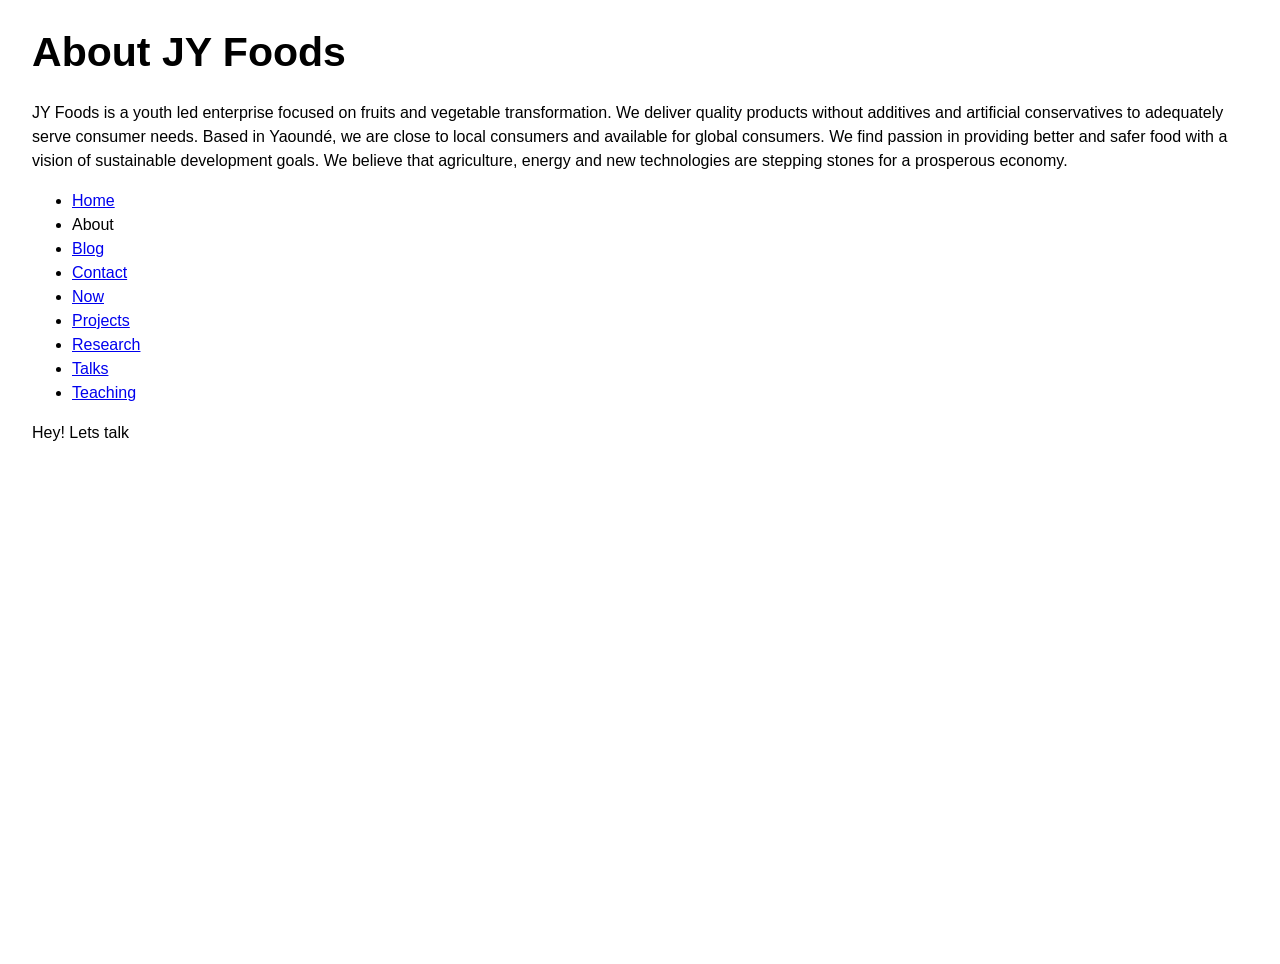
<file: about/index.html>
<!doctype html>

<html lang="en">

  <head>
    <meta charset="utf-8">
    <meta name="viewport" content="width=device-width, initial-scale=1.0" />
    <link rel="stylesheet" href="../css/styles.css">
    <title>About JY Foods</title>
  </head>

  <body>
    <header>
      <h1>About JY Foods</h1>
    </header>
    <main>
     <p>JY Foods is a youth led enterprise focused on fruits and 
       vegetable transformation. We deliver quality products 
       without additives and artificial conservatives to 
       adequately serve consumer needs. Based in Yaoundé, 
       we are close to local consumers and available for global 
       consumers. We find passion in providing better and safer food with a vision of sustainable development goals. We believe that agriculture, 
       energy and new technologies are stepping stones for a 
       prosperous economy.</p>
    <ul>
        <li><a href="../index.html">Home</a></li>
        <li>About</li>
        <li><a href="../blog/index.html">Blog</a></li>
        <li><a href="../contact/index.html">Contact</a></li>
        <li><a href="../now/index.html">Now</a></li>
        <li><a href="../projects/index.html">Projects</a></li>
       <!-- <li><a href="../publications/index.html">Publications</a></li>-->
        <li><a href="../research/index.html">Research</a></li>
        <li><a href="../talks/index.html">Talks</a></li>
        <li><a href="../teaching/index.html">Teaching</a></li>
    </ul>

    </main>

    <footer>
      <p>Hey! Lets talk</p>

    </footer>
  </body>

</html>
</file>
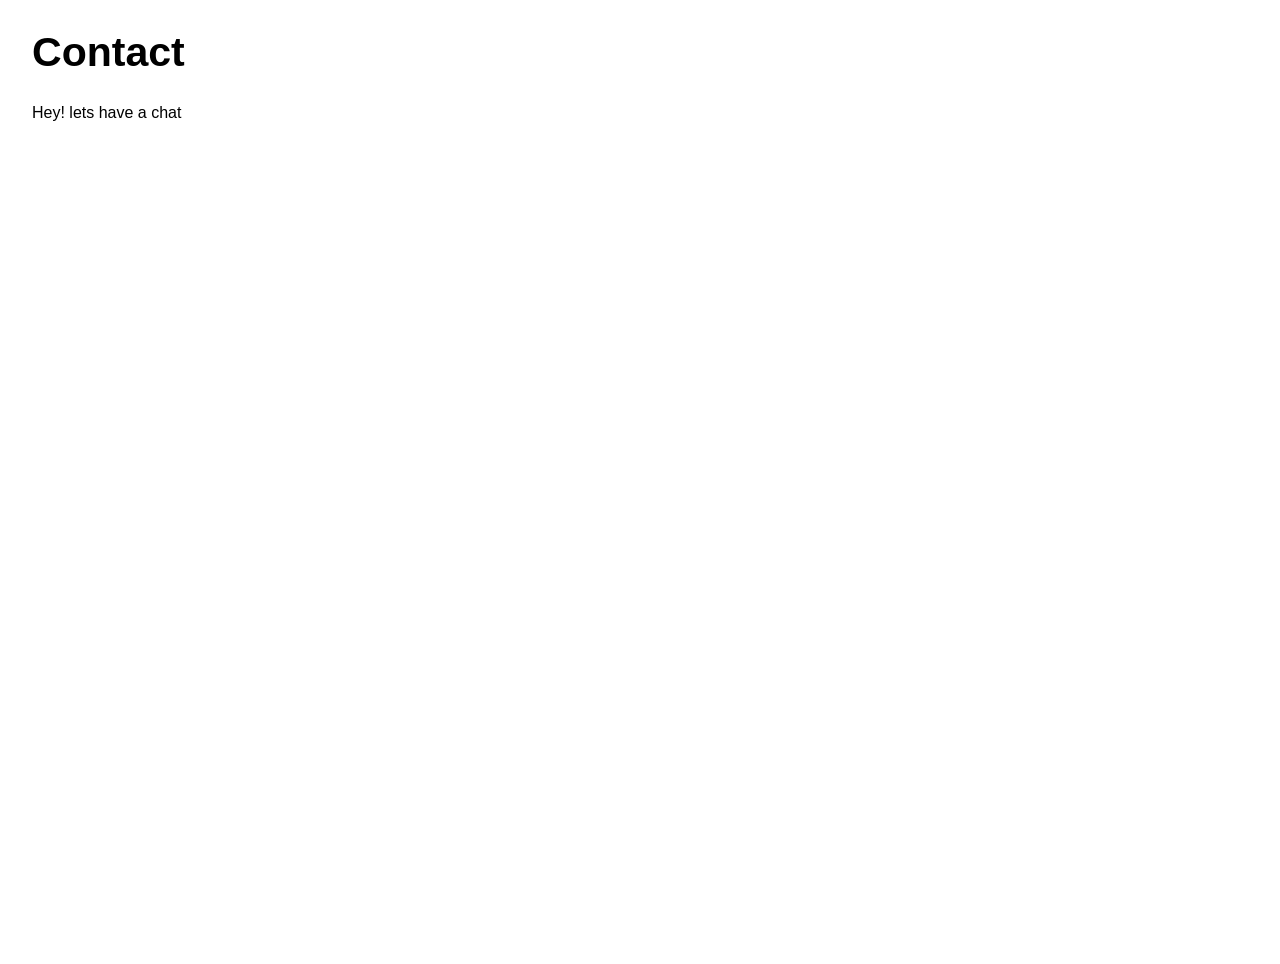
<file: contact/index.html>
<!doctype html>

<html lang="en">

  <head>
    <meta charset="utf-8">
    <meta name="viewport" content="width=device-width, initial-scale=1.0" />
    <link rel="stylesheet" href="../css/styles.css">
    <title>Contact</title>
  </head>

  <body>
    <header>
      <h1>Contact</h1>
    </header>
    <main>
     <p>Hey! lets have a chat</p>
      <!--add links to Whatsapp, gmail and queen lia facebook page-->

    </main>

    <footer>

    </footer>
  </body>

</html>
</file>
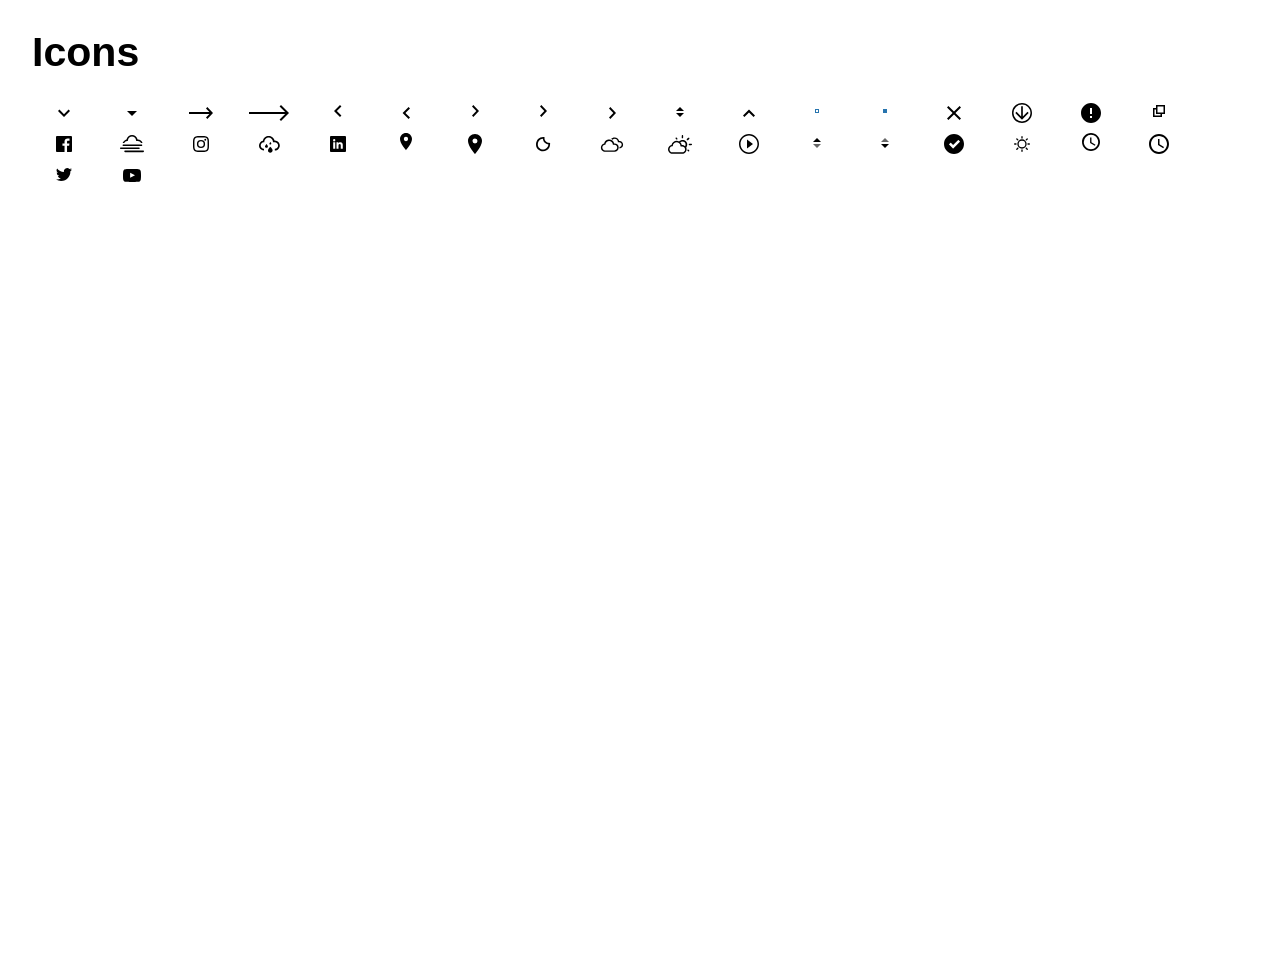
<file: iconography/index.html>
<!doctype html>

<html lang="en">

  <head>
    <meta charset="utf-8">
    <meta name="viewport" content="width=device-width, initial-scale=1.0" />
    <link rel="stylesheet" href="../css/styles.css">
    <title>Icons | Yaoundé Web Design Workshop</title>
    <style>
      svg {
        width: 64px;
      }
    </style>
  </head>

  <body>
    <header>
      <h1>Icons</h1>
    </header>
    <main>
     
      <div class="icon-list">

        <svg class="icon arrow-down" width="24" height="24" viewBox="0 0 24 24" aria-labelledby="icon-arrow-down" role="img"><title id="icon-arrow-down">Icon Arrow Down</title><g fill="none" fill-rule="evenodd"><path id="Path" fill="#000" d="M7.41 8.59L12 13.17l4.59-4.58L18 10l-6 6-6-6z"/></g></svg>
    
        <svg class="icon arrow-drop-down" width="24" height="24" viewBox="0 0 24 24" aria-labelledby="icon-arrow-drop-down" role="img"><title id="icon-arrow-drop-down">Icon Arrow Drop Down</title><g fill="none" fill-rule="evenodd"><path id="Path" fill="#000" d="M7 10l5 5 5-5z"/></g></svg>
    
    
        <svg class="icon arrow-forward-short" width="24" height="24" viewBox="0 0 24 24" aria-labelledby="icon-arrow-forward-short" role="img"><title id="icon-arrow-forward-short">Icon Arrow Forward Short</title><g fill="none" fill-rule="evenodd"><path d="M20.384 13H0v-2h20.384L17 7.41 18.332 6 24 12l-5.668 6L17 16.59 20.384 13z" id="Combined-Shape" fill="#000"/></g></svg>
    
        <svg class="icon arrow-forward" width="48" height="24" viewBox="0 0 48 24" aria-labelledby="icon-arrow-forward" role="img"><title id="icon-arrow-forward">Icon Arrow Forward</title><g fill="none" fill-rule="evenodd"><path id="Path" fill="#000" d="M36 4l-1.41 1.41L40.17 11H4v2h36.17l-5.58 5.59L36 20l8-8z"/></g></svg>
    
        <svg class="icon arrow-left-baseline" width="24" height="24" viewBox="0 0 24 24" aria-labelledby="icon-arrow-left-baseline" role="img"><title id="icon-arrow-left-baseline">Icon Arrow Left Baseline</title><g fill="none" fill-rule="evenodd"><path id="Background" d="M0 0h24v24H0z"/><path id="Shape" fill="#000" transform="matrix(-1 0 0 1 23.41 0)" d="M8 14.59L12.58 10 8 5.41 9.41 4l6 6-6 6z"/></g></svg>
    
        <svg class="icon arrow-left" width="24" height="24" viewBox="0 0 24 24" aria-labelledby="icon-arrow-left" role="img"><title id="icon-arrow-left">Icon Arrow Left</title><g fill="none" fill-rule="evenodd"><path id="Shape" fill="#000" transform="matrix(-1 0 0 1 24.59 0)" d="M8.59 16.59L13.17 12 8.59 7.41 10 6l6 6-6 6z"/></g></svg>
    
        <svg class="icon arrow-right-baseline" width="24" height="24" viewBox="0 0 24 24" aria-labelledby="icon-arrow-right-baseline" role="img"><title id="icon-arrow-right-baseline">Icon Arrow Right Baseline</title><g fill="none" fill-rule="evenodd"><path id="Shape" fill="#000" d="M9 14.59L13.327 10 9 5.41 10.332 4 16 10l-5.668 6z"/></g></svg>
    
        <svg class="icon arrow-right-baseline" width="24" height="24" viewBox="0 0 24 24" aria-labelledby="icon-arrow-right-baseline" role="img"><title id="icon-arrow-right-baseline">Icon Arrow Right Baseline</title><g fill="none" fill-rule="evenodd"><path id="Shape" fill="#000" d="M9 14.59L13.327 10 9 5.41 10.332 4 16 10l-5.668 6z"/></g></svg>
    
        <svg class="icon arrow-right" width="24" height="24" viewBox="0 0 24 24" aria-labelledby="icon-arrow-right" role="img"><title id="icon-arrow-right">Icon Arrow Right</title><g fill="none" fill-rule="evenodd"><path id="Shape" fill="#000" d="M9 16.59L13.327 12 9 7.41 10.332 6 16 12l-5.668 6z"/></g></svg>
    
        <svg class="icon arrow-sort" width="24" height="24" viewBox="0 0 24 24" aria-labelledby="icon-arrow-sort" role="img"><title id="icon-arrow-sort">Icon Arrow Sort</title><g fill="none" fill-rule="evenodd"><path d="M8 12h8l-4 4-4-4zm8-2H8l4-4 4 4z" id="Combined-Shape" fill="#000"/></g></svg>
    
        <svg class="icon arrow-up" width="24" height="24" viewBox="0 0 24 24" aria-labelledby="icon-arrow-up" role="img"><title id="icon-arrow-up">Icon Arrow Up</title><g fill="none" fill-rule="evenodd"><path id="Path" fill="#000" transform="rotate(180 12 12.295)" d="M7.41 8.59L12 13.17l4.59-4.58L18 10l-6 6-6-6z"/></g></svg>
    
        <svg class="icon bullet-open" width="24" height="24" viewBox="0 0 24 24" aria-labelledby="icon-bullet-open" role="img"><title id="icon-bullet-open">Icon Bullet Open</title><g fill="none" fill-rule="evenodd"><path d="M10 8h4v4h-4V8zm1 1v2h2V9h-2z" id="Combined-Shape" fill="#2774AE"/></g></svg>
    
        <svg class="icon bullet-solid" width="24" height="24" viewBox="0 0 24 24" aria-labelledby="icon-bullet-solid" role="img"><title id="icon-bullet-solid">Icon Bullet Solid</title><g fill="none" fill-rule="evenodd"><path id="Bullet" fill="#2774AE" d="M10 8h4v4h-4z"/></g></svg>
    
        <svg class="icon close" width="24" height="24" viewBox="0 0 24 24" aria-labelledby="icon-close" role="img"><title id="icon-close">Icon Close</title><g fill="none" fill-rule="evenodd"><path id="Shape" fill="#000" d="M19 6.41L17.59 5 12 10.59 6.41 5 5 6.41 10.59 12 5 17.59 6.41 19 12 13.41 17.59 19 19 17.59 13.41 12z"/></g></svg>
    
        <svg class="icon download" width="24" height="24" viewBox="0 0 24 24" aria-labelledby="icon-download" role="img"><title id="icon-download">Icon Download</title><g fill="none" fill-rule="evenodd"><path d="M12 22C6.477 22 2 17.523 2 12S6.477 2 12 2s10 4.477 10 10-4.477 10-10 10zm0-1.5a8.5 8.5 0 1 0 0-17 8.5 8.5 0 0 0 0 17zm6.667-8.5L12 18.667 5.333 12l1.184-1.183 4.65 4.658V5.333h1.666v10.142l4.659-4.65L18.667 12z" id="Combined-Shape" fill="#000"/></g></svg>
    
        <svg class="icon error" width="24" height="24" viewBox="0 0 24 24" aria-labelledby="icon-error" role="img"><title id="icon-error">Icon Error</title><defs><path d="M12 2C6.48 2 2 6.48 2 12s4.48 10 10 10 10-4.48 10-10S17.52 2 12 2zm1 15h-2v-2h2v2zm0-4h-2V7h2v6z" id="path-1"/></defs><g id="Icon Error" fill="none" fill-rule="evenodd"><mask id="mask-2" fill="#fff"><use xlink:href="#path-1"/></mask><use id="Shape" fill="#000" xlink:href="#path-1"/></g></svg>
    
        <svg class="icon external-link-baseline" width="24" height="24" viewBox="0 0 24 24" aria-labelledby="icon-external-link-baseline" role="img"><title id="icon-external-link-baseline">Icon External Link Baseline</title><g fill="none" fill-rule="evenodd"><path d="M15 13v3H6V7h3V4h9v9h-3zm-1.5 0H9V8.5H7.5v6h6V13zm-3-7.5v6h6v-6h-6z" id="Combined-Shape" fill="#000"/></g></svg>
    
        <svg class="icon facebook" width="24" height="24" viewBox="0 0 24 24" aria-labelledby="icon-facebook" role="img"><title id="icon-facebook">Icon Social Facebook</title><g fill="none" fill-rule="evenodd"><path d="M15.04 20v-6.196h2.08l.31-2.415h-2.39V9.848c0-.7.194-1.176 1.196-1.176h1.28v-2.16c-.222-.03-.981-.095-1.864-.095-1.844 0-3.106 1.125-3.106 3.191v1.781h-2.085v2.415h2.085V20h2.494zM4.883 20A.883.883 0 0 1 4 19.117V4.883C4 4.395 4.395 4 4.883 4h14.234c.488 0 .883.395.883.883v14.234a.883.883 0 0 1-.883.883H4.883z" id="Shape" fill="#000"/></g></svg>
    
        <svg class="icon fog" width="24" height="24" viewBox="0 0 24 24" aria-labelledby="icon-fog" role="img"><title id="icon-fog">Icon Weather/Fog</title><g fill="none" fill-rule="evenodd"><path d="M0 16.258c0-.193.097-.484.194-.58.096-.097.387-.194.58-.194h18.097c.194 0 .484.097.58.193.097.097.29.388.29.581 0 .194-.096.387-.193.58-.193.194-.387.194-.58.194H.87c-.194 0-.484-.097-.58-.193-.194-.097-.291-.29-.291-.58zm2.516-3c0-.193.097-.387.29-.58.194-.097.29-.194.581-.194h18.097c.193 0 .387.097.58.193.194.097.194.388.194.581 0 .194-.097.387-.193.58-.194.194-.388.194-.581.194H3.387c-.193 0-.387-.097-.58-.193-.194-.194-.29-.387-.29-.58zm.194-2.323c0 .097.096.097.193.097h1.355c.097 0 .097-.097.194-.193.193-.484.58-.871 1.064-1.258C6 9.29 6.484 9.097 7.065 9l.58-.097a.208.208 0 0 0 .194-.193l.096-.484c.097-1.065.581-1.936 1.355-2.613.775-.678 1.742-1.065 2.71-1.065 1.065 0 1.935.387 2.71 1.065.774.677 1.258 1.548 1.355 2.613l.096.58c0 .097.097.194.194.194h1.548c.58 0 1.162.194 1.742.484.58.29.871.774 1.161 1.355.097.096.097.193.194.193h1.355c.097 0 .193-.097.097-.193-.29-.968-.871-1.839-1.646-2.42-.87-.58-1.838-.967-2.903-.967h-.29c-.29-1.258-.968-2.323-2.032-3.194C14.516 3.388 13.355 3 12.097 3c-1.355 0-2.516.387-3.58 1.258-1.065.871-1.743 1.936-2.033 3.29a4.182 4.182 0 0 0-2.13 1.162c-.58.58-1.45 1.355-1.644 2.225 0-.096 0 0 0 0zm1.548 8.323c0-.193.097-.387.29-.58.194-.097.29-.194.581-.194h18.097c.193 0 .387.097.58.193.194.194.194.388.194.581 0 .194-.097.387-.194.58-.096.194-.387.291-.677.291H5.032c-.193 0-.387-.097-.58-.29-.097-.194-.194-.387-.194-.58z" id="Shape" fill="#000"/></g></svg>
    
        <svg class="icon instagram" width="24" height="24" viewBox="0 0 24 24" aria-labelledby="icon-instagram" role="img"><title id="icon-instagram">Icon Social Instagram</title><g fill="none" fill-rule="evenodd"><path d="M12 4c2.173 0 2.445.01 3.298.048.852.039 1.433.174 1.942.372.526.204.972.478 1.417.923.445.445.719.89.923 1.417.198.509.333 1.09.372 1.942C19.99 9.555 20 9.827 20 12s-.01 2.445-.048 3.298c-.039.852-.174 1.433-.372 1.942a3.92 3.92 0 0 1-.923 1.417c-.445.445-.89.719-1.417.923-.509.198-1.09.333-1.942.372-.853.039-1.125.048-3.298.048s-2.445-.01-3.298-.048c-.852-.039-1.433-.174-1.942-.372a3.921 3.921 0 0 1-1.417-.923 3.92 3.92 0 0 1-.923-1.417c-.198-.509-.333-1.09-.372-1.942C4.01 14.445 4 14.173 4 12s.01-2.445.048-3.298c.039-.852.174-1.433.372-1.942a3.92 3.92 0 0 1 .923-1.417c.445-.445.89-.719 1.417-.923.509-.198 1.09-.333 1.942-.372C9.555 4.01 9.827 4 12 4zm0 1.441c-2.136 0-2.39.009-3.233.047-.78.036-1.203.166-1.485.276-.374.145-.64.318-.92.598a2.48 2.48 0 0 0-.598.92c-.11.282-.24.705-.276 1.485-.038.844-.047 1.097-.047 3.233s.009 2.39.047 3.233c.036.78.166 1.203.276 1.485.145.374.318.64.598.92.28.28.546.453.92.598.282.11.705.24 1.485.276.844.038 1.097.047 3.233.047s2.39-.009 3.233-.047c.78-.036 1.203-.166 1.485-.276.374-.145.64-.318.92-.598.28-.28.453-.546.598-.92.11-.282.24-.705.276-1.485.038-.844.047-1.097.047-3.233s-.009-2.39-.047-3.233c-.036-.78-.166-1.203-.276-1.485a2.48 2.48 0 0 0-.598-.92 2.479 2.479 0 0 0-.92-.598c-.282-.11-.705-.24-1.485-.276-.844-.038-1.097-.047-3.233-.047zm0 9.226a2.667 2.667 0 1 0 0-5.334 2.667 2.667 0 0 0 0 5.334zm0-6.775a4.108 4.108 0 1 1 0 8.216 4.108 4.108 0 0 1 0-8.216zm5.23-.162a.96.96 0 1 1-1.92 0 .96.96 0 0 1 1.92 0z" id="Shape" fill="#000"/></g></svg>
    
        <svg class="icon light-rain" width="24" height="24" viewBox="0 0 24 24" aria-labelledby="icon-light-rain" role="img"><title id="icon-light-rain">Icon Weather/Light Rain</title><g fill="none" fill-rule="evenodd"><path d="M2 13.5c0-1.1.4-2.2 1.1-3.1.7-.9 1.6-1.5 2.7-1.7.3-1.4 1-2.5 2.1-3.4C9 4.4 10.3 4 11.7 4s2.6.4 3.7 1.3 1.8 1.9 2.1 3.3h.3c.9 0 1.7.2 2.5.6.8.4 1.4 1 1.8 1.8.4.8.7 1.6.7 2.5 0 1.3-.5 2.5-1.4 3.5-.9 1-2 1.5-3.4 1.5-.1 0-.2-.1-.2-.2V17c0-.1.1-.2.2-.2.9 0 1.6-.4 2.2-1 .6-.6.9-1.4.9-2.3 0-.9-.3-1.6-1-2.3-.6-.6-1.4-1-2.3-1h-1.6c-.1 0-.2-.1-.2-.2l-.1-.6c-.1-1.1-.6-2-1.4-2.7-.8-.7-1.8-1.1-2.9-1.1-1.1 0-2.1.4-2.9 1.1-.8.7-1.3 1.6-1.4 2.7l.1.7c0 .1-.1.2-.2.2h-.5c-.8 0-1.5.4-2.1 1-.6.6-.9 1.3-.9 2.2 0 .9.3 1.6.9 2.3.6.7 1.3 1 2.2 1 .1 0 .2.1.2.2v1.3c0 .1-.1.2-.2.2-1.3-.1-2.5-.6-3.4-1.5-.9-.9-1.4-2.2-1.4-3.5zm6 .9c0-.2.1-.6.4-1 .2-.4.5-.8.7-1 .2-.2.3-.4.4-.4l.4.4c.3.3.5.6.7 1 .2.4.3.7.3 1 0 .4-.1.7-.4 1-.3.3-.6.4-1 .4s-.7-.1-1-.4c-.4-.3-.5-.6-.5-1zm3 4c0-.3.1-.6.2-1s.4-.7.6-1c.2-.3.4-.5.7-.8l.6-.6.2-.2.2.2c.4.3.8.8 1.3 1.5.2.3.4.7.6 1 .2.3.2.7.2 1 0 .6-.2 1.2-.7 1.6-.5.4-1 .7-1.7.7-.6 0-1.2-.2-1.6-.7-.4-.5-.6-1.1-.6-1.7zm1.4-6.7c0-.4.3-.9 1-1.6l.2.2c.2.2.3.4.5.7.1.3.2.5.2.6 0 .3-.1.5-.3.7-.2.2-.4.3-.7.3-.3 0-.5-.1-.7-.3-.1-.1-.2-.3-.2-.6z" id="Shape" fill="#000"/></g></svg>
    
        <svg class="icon linkedin" width="24" height="24" viewBox="0 0 24 24" aria-labelledby="icon-linkedin" role="img"><title id="icon-linkedin">Icon Social LinkedIn</title><g fill="none" fill-rule="evenodd"><path d="M10.486 16.776H12.5v-3.21c0-.846.16-1.667 1.21-1.667 1.035 0 1.048.969 1.048 1.721v3.156h2.017v-3.559c0-1.748-.377-3.092-2.42-3.092-.98 0-1.639.538-1.908 1.049h-.027v-.888h-1.934v6.49zM8.21 7.06A1.17 1.17 0 1 0 8.21 9.4a1.17 1.17 0 0 0 .002-2.339zm-1.01 9.716h2.02v-6.49H7.2v6.49zM4.883 20A.883.883 0 0 1 4 19.117V4.883C4 4.395 4.395 4 4.883 4h14.234c.488 0 .883.395.883.883v14.234a.883.883 0 0 1-.883.883H4.883z" id="Shape" fill="#000"/></g></svg>
    
        <svg class="icon location-baseline" width="24" height="24" viewBox="0 0 24 24" aria-labelledby="icon-location-baseline" role="img"><title id="icon-location-baseline">Icon Location Baseline</title><g fill="none" fill-rule="evenodd"><path d="M12 1C8.683 1 6 3.683 6 7c0 4.5 6 11.143 6 11.143S18 11.5 18 7c0-3.317-2.683-6-6-6zm0 8.143a2.144 2.144 0 1 1 .002-4.287A2.144 2.144 0 0 1 12 9.143z" id="Shape" fill="#000"/></g></svg>
    
        <svg class="icon location" width="24" height="24" viewBox="0 0 24 24" aria-labelledby="icon-location" role="img"><title id="icon-location">Icon Location</title><g fill="none" fill-rule="evenodd"><path d="M12 2C8.13 2 5 5.13 5 9c0 5.25 7 13 7 13s7-7.75 7-13c0-3.87-3.13-7-7-7zm0 9.5a2.5 2.5 0 0 1 0-5 2.5 2.5 0 0 1 0 5z" id="Shape" fill="#000"/></g></svg>
    
        <svg class="icon moon" width="24" height="24" viewBox="0 0 24 24" aria-labelledby="icon-moon" role="img"><title id="icon-moon">Icon Weather/Moon</title><g fill="none" fill-rule="evenodd"><path d="M5 12.2c0-1 .2-1.9.6-2.8.4-.9.9-1.6 1.5-2.3.6-.7 1.4-1.1 2.3-1.5.9-.4 1.8-.6 2.8-.6h1.1c.2 0 .2.1.2.3v.9c0 1.3.5 2.4 1.4 3.2.9.9 1.9 1.4 3.2 1.4l.8.1c.2 0 .2.1.2.2v1c0 1.3-.3 2.5-.9 3.6-.6 1.1-1.5 2-2.6 2.6-1.1.6-2.3 1-3.6 1-1 0-1.9-.2-2.8-.6-.9-.4-1.6-.9-2.3-1.5-.6-.6-1.1-1.4-1.5-2.3-.2-.8-.4-1.8-.4-2.7zm1.8 0c0 .8.1 1.5.4 2.2.3.7.7 1.2 1.2 1.7s1.1.8 1.7 1.1c.6.3 1.3.4 1.9.4.6 0 1.2-.1 1.8-.3.6-.2 1.1-.5 1.6-1s.9-.9 1.3-1.6c.4-.6.6-1.3.7-2.1-1.6-.3-2.9-1-3.9-2.1s-1.4-2.3-1.6-3.8c-1 .1-1.8.3-2.6.9-.8.5-1.4 1.2-1.8 2-.4.8-.7 1.7-.7 2.6z" id="Shape" fill="#000"/></g></svg>
    
        <svg class="icon overcast" width="24" height="24" viewBox="0 0 24 24" aria-labelledby="icon-overcast" role="img"><title id="icon-overcast">Icon Weather/Overcast</title><g fill="none" fill-rule="evenodd"><path d="M.9 15.6c0-1 .3-1.9.9-2.6.6-.7 1.4-1.3 2.4-1.5.3-1.2.8-2.1 1.8-2.9.9-.8 2-1.1 3.2-1.1 1.2 0 2.2.4 3.2 1.1.9.7 1.5 1.7 1.8 2.8h.3c1.2 0 2.2.4 3 1.2.8.8 1.2 1.8 1.2 3s-.4 2.2-1.2 3c-.8.8-1.8 1.2-3 1.2H5.2c-.6 0-1.1-.1-1.7-.3-.6-.2-1-.5-1.4-.9-.4-.4-.7-.8-.9-1.4-.2-.6-.3-1-.3-1.6zm1.4 0c0 .8.3 1.4.8 2 .5.6 1.2.8 2 .8h9.3c.8 0 1.4-.3 2-.8.6-.5.8-1.2.8-2s-.3-1.4-.8-2c-.5-.5-1.2-.8-2-.8H13c-.1 0-.1-.1-.1-.1l-.1-.5c-.1-.9-.5-1.7-1.2-2.3-.7-.6-1.5-.9-2.4-.9-.9 0-1.8.3-2.5.9-.7.6-1.1 1.4-1.2 2.3l-.1.4c0 .1-.1.1-.2.1l-.4.1c-.7.1-1.3.4-1.8.9-.4.5-.7 1.2-.7 1.9zm8.9-8.7c-.1.1-.1.1.1.2.4.2.8.4 1.1.6h.2c.6-.6 1.3-.9 2.1-.9s1.5.3 2.1.8c.6.5.9 1.2 1 2l.1.6h1.4c.6 0 1.2.2 1.7.7.5.5.7 1 .7 1.7 0 .6-.2 1.1-.6 1.6-.4.5-.9.7-1.5.8-.1 0-.1 0-.1.2v1.1c0 .1 0 .2.1.2 1-.1 1.9-.5 2.5-1.2.6-.7 1-1.6 1-2.6 0-1.1-.4-2-1.1-2.7-.8-.8-1.6-1.1-2.7-1.1h-.1c-.3-1-.8-1.8-1.6-2.5s-1.8-1-2.8-1c-1.5-.1-2.7.4-3.6 1.5z" id="Shape" fill="#000"/></g></svg>
    
        <svg class="icon partly-cloudy" width="24" height="24" viewBox="0 0 24 24" aria-labelledby="icon-partly-cloudy" role="img"><title id="icon-partly-cloudy">Icon Weather/Partly Cloudy</title><g fill="none" fill-rule="evenodd"><path d="M0 17.328c0 .806.18 1.523.627 2.24.448.716.895 1.253 1.612 1.611.716.358 1.433.627 2.239.627h9.671c.806 0 1.523-.18 2.24-.627.715-.448 1.253-.895 1.611-1.612.358-.716.627-1.433.627-2.239 0-.627-.09-1.164-.358-1.79.716-.807.985-1.792.985-2.956 0-.627-.09-1.254-.358-1.791-.27-.537-.538-1.075-.986-1.522-.447-.448-.895-.806-1.522-.985-.537-.27-1.164-.359-1.791-.359-1.343 0-2.507.538-3.493 1.523-.716-.358-1.522-.627-2.417-.627-1.254 0-2.329.358-3.314 1.164-.985.806-1.612 1.791-1.88 3.045-.986.269-1.792.716-2.418 1.522C.448 15.358 0 16.343 0 17.328zm1.522 0c0-.716.269-1.432.717-1.97.537-.537 1.164-.895 1.88-.985h.448c.09 0 .18-.09.18-.179l.089-.448c.09-.985.537-1.79 1.254-2.418.716-.627 1.522-.985 2.507-.985.985 0 1.88.358 2.597.985.716.627 1.164 1.433 1.254 2.418l.09.538c0 .09.089.179.178.179h1.433c.806 0 1.433.268 2.06.895.537.538.895 1.254.895 2.06s-.268 1.522-.895 2.06c-.537.537-1.254.895-2.06.895H4.39c-.807 0-1.434-.269-2.06-.895a3.209 3.209 0 0 1-.807-2.15zm6-11.015c0 .18.09.359.18.538l.626.537c.18.18.448.269.538.18.179 0 .358-.09.537-.27.18-.179.18-.358.18-.537 0-.179-.09-.268-.27-.358l-.537-.627c-.179-.179-.358-.179-.537-.179-.18 0-.358.09-.538.269a.684.684 0 0 0-.179.447zm4.747 4.03c.627-.627 1.343-.895 2.149-.895.895 0 1.612.268 2.239.895.627.627.895 1.344.895 2.24 0 .536-.179 1.074-.448 1.611-.895-.895-1.88-1.254-3.134-1.254h-.179c-.18-.985-.716-1.88-1.522-2.597zM13.7 5.597c0 .269.09.448.18.537.09.09.358.18.537.18.269 0 .448-.09.537-.18.18-.179.18-.358.18-.537v-1.88c0-.18-.09-.359-.18-.538C14.865 3 14.687 3 14.507 3c-.179 0-.358.09-.537.18-.179.089-.179.357-.179.536l-.09 1.881zm5.015 2.06c0 .268.09.447.18.537.179.18.358.18.537.18.179 0 .358-.09.537-.18l1.254-1.254c.179-.179.179-.358.179-.537 0-.18-.09-.358-.18-.537-.178-.18-.357-.18-.536-.18-.18 0-.359.09-.538.18l-1.343 1.253c-.09.09-.09.27-.09.538zm.627 10.567c0 .179.09.448.18.537l.537.538c.09.179.268.179.537.179s.358-.09.537-.18c.18-.089.18-.358.18-.537 0-.179-.09-.358-.18-.537l-.537-.537c-.18-.18-.358-.18-.537-.18-.18 0-.359.09-.538.18-.09.179-.179.358-.179.537zm1.344-5.642c0 .18.09.358.268.537.18.18.358.18.538.18h1.79c.18 0 .359-.09.538-.18.179-.09.179-.358.179-.537 0-.179-.09-.358-.18-.537-.089-.18-.357-.18-.536-.18h-1.791c-.18 0-.359.09-.538.18-.179.179-.268.358-.268.537z" id="Shape" fill="#000"/></g></svg>
    
        <svg class="icon play" width="24" height="24" viewBox="0 0 24 24" aria-labelledby="icon-play" role="img"><title id="icon-play">Icon Play</title><g fill="none" fill-rule="evenodd"><path d="M10 16.5l6-4.5-6-4.5v9zM12 2C6.48 2 2 6.48 2 12s4.48 10 10 10 10-4.48 10-10S17.52 2 12 2zm0 18.5c-4.686 0-8.5-3.814-8.5-8.5S7.314 3.5 12 3.5s8.5 3.814 8.5 8.5-3.814 8.5-8.5 8.5z" id="Shape" fill="#000"/></g></svg>
    
        <svg class="icon sort-ascending" width="24" height="24" viewBox="0 0 24 24" aria-labelledby="icon-sort-ascending" role="img"><title id="icon-sort-ascending">Icon Sort Ascending</title><g fill="none" fill-rule="evenodd"><path id="Bottom" fill="#666" fill-rule="nonzero" d="M8 12l4 4 4-4z"/><path id="Top" fill="#000" transform="rotate(180 12 8)" d="M8 6l4 4 4-4z"/></g></svg>
    
        <svg class="icon sort-descending" width="24" height="24" viewBox="0 0 24 24" aria-labelledby="icon-sort-descending" role="img"><title id="icon-sort-descending">Icon Sort Descending</title><g fill="none" fill-rule="evenodd"><path id="Bottom" fill="#000" d="M8 12l4 4 4-4z"/><path id="Top" fill="#666" fill-rule="nonzero" transform="rotate(180 12 8)" d="M8 6l4 4 4-4z"/></g></svg>
    
        <svg class="icon success" width="24" height="24" viewBox="0 0 24 24" aria-labelledby="icon-success" role="img"><title id="icon-success">Icon Success</title><g fill="none" fill-rule="evenodd"><g id="valid" transform="translate(2 2)" fill="#000"><path d="M10 20C4.477 20 0 15.523 0 10S4.477 0 10 0s10 4.477 10 10-4.477 10-10 10zm5.939-12.48L14.48 6.06a.208.208 0 0 0-.294 0l-5.061 5.062L6.814 8.81a.208.208 0 0 0-.295 0l-1.458 1.458a.208.208 0 0 0 0 .295l3.916 3.916a.208.208 0 0 0 .295 0l6.667-6.666a.208.208 0 0 0 0-.295z" id="Combined-Shape"/></g></g></svg>
    
        <svg class="icon sun" width="24" height="24" viewBox="0 0 24 24" aria-labelledby="icon-sun" role="img"><title id="icon-sun">Icon Weather/Sun</title><g fill="none" fill-rule="evenodd"><path d="M12 16.667a4.667 4.667 0 1 1 0-9.334 4.667 4.667 0 0 1 0 9.334zm0-1.334a3.333 3.333 0 1 0 0-6.666 3.333 3.333 0 0 0 0 6.666zM12 4c.368 0 .667.298.667.667V6a.667.667 0 0 1-1.334 0V4.667c0-.369.299-.667.667-.667zm0 13.333c.368 0 .667.299.667.667v1.333a.667.667 0 0 1-1.334 0V18c0-.368.299-.667.667-.667zm3.805-1.528c.26-.26.682-.26.943 0l.942.943a.667.667 0 1 1-.942.942l-.943-.942a.667.667 0 0 1 0-.943zm-7.529 0c.26.26.26.682 0 .943l-.943.942a.667.667 0 1 1-.942-.942l.942-.943c.26-.26.683-.26.943 0zM6.666 12a.667.667 0 0 1-.666.667H4.667a.667.667 0 0 1 0-1.334H6c.368 0 .667.299.667.667zm9.139-3.643a.667.667 0 0 1 0-.943l.943-.943a.667.667 0 1 1 .942.943l-.942.943a.667.667 0 0 1-.943 0zm-7.529 0a.667.667 0 0 1-.943 0l-.942-.943a.667.667 0 1 1 .942-.943l.943.943c.26.26.26.683 0 .943zM20 12a.667.667 0 0 1-.667.667H18a.667.667 0 0 1 0-1.334h1.333c.369 0 .667.299.667.667z" id="Combined-Shape" fill="#000"/></g></svg>
    
        <svg class="icon time-baseline" width="24" height="24" viewBox="0 0 24 24" aria-labelledby="icon-time-baseline" role="img"><title id="icon-time-baseline">Icon Time Baseline</title><g fill="none" fill-rule="evenodd"><path d="M11.991 1C16.968 1 21 5.032 21 10s-4.032 9-9.009 9C7.023 19 3 14.968 3 10s4.023-9 8.991-9zM12 17.2c3.978 0 7.2-3.222 7.2-7.2S15.978 2.8 12 2.8A7.198 7.198 0 0 0 4.8 10c0 3.978 3.222 7.2 7.2 7.2zm.45-11.7v4.725l4.05 2.403-.675 1.107L11.1 10.9V5.5h1.35z" id="Combined-Shape" fill="#000"/></g></svg>
    
        <svg class="icon time" width="24" height="24" viewBox="0 0 24 24" aria-labelledby="icon-time" role="img"><title id="icon-time">Icon Time</title><g fill="none" fill-rule="evenodd"><path d="M11.99 2C17.52 2 22 6.48 22 12s-4.48 10-10.01 10C6.47 22 2 17.52 2 12S6.47 2 11.99 2zM12 20c4.42 0 8-3.58 8-8s-3.58-8-8-8-8 3.58-8 8 3.58 8 8 8zm.5-13v5.25l4.5 2.67-.75 1.23L11 13V7h1.5z" id="Combined-Shape" fill="#000"/></g></svg>
    
        <svg class="icon twitter" width="24" height="24" viewBox="0 0 24 24" aria-labelledby="icon-twitter" role="img"><title id="icon-twitter">Icon Social Twitter</title><g fill="none" fill-rule="evenodd"><path d="M20 6.54a6.563 6.563 0 0 1-1.885.516 3.292 3.292 0 0 0 1.443-1.816 6.573 6.573 0 0 1-2.085.797A3.283 3.283 0 0 0 11.88 9.03 9.32 9.32 0 0 1 5.115 5.6 3.281 3.281 0 0 0 6.13 9.984a3.266 3.266 0 0 1-1.487-.411v.041a3.285 3.285 0 0 0 2.633 3.219 3.289 3.289 0 0 1-1.483.056 3.286 3.286 0 0 0 3.067 2.28A6.587 6.587 0 0 1 4 16.528a9.29 9.29 0 0 0 5.032 1.475c6.038 0 9.34-5.002 9.34-9.34 0-.142-.004-.284-.01-.424A6.673 6.673 0 0 0 20 6.539" id="Shape" fill="#000"/></g></svg>
    
        <svg class="icon youtube" width="24" height="24" viewBox="0 0 24 24" aria-labelledby="icon-youtube" role="img"><title id="icon-youtube">Icon Social YouTube</title><g fill="none" fill-rule="evenodd"><path d="M10.142 14.86L10.14 9.69l4.864 2.595-4.863 2.576zM20.82 8.793s-.175-1.269-.715-1.827c-.685-.733-1.452-.737-1.804-.78C15.782 6 12.004 6 12.004 6h-.008S8.218 6 5.7 6.186c-.352.043-1.119.047-1.804.78-.54.558-.715 1.827-.715 1.827S3 10.283 3 11.772v1.396c0 1.49.18 2.98.18 2.98s.176 1.268.715 1.826c.685.733 1.585.71 1.985.787 1.44.141 6.12.185 6.12.185s3.782-.006 6.301-.192c.352-.043 1.12-.047 1.804-.78.54-.558.715-1.827.715-1.827s.18-1.49.18-2.979v-1.396c0-1.49-.18-2.98-.18-2.98z" id="Shape" fill="#000"/></g></svg>
    
    </div>   

    </main>

    <footer>

    </footer>
  </body>

</html>
</file>
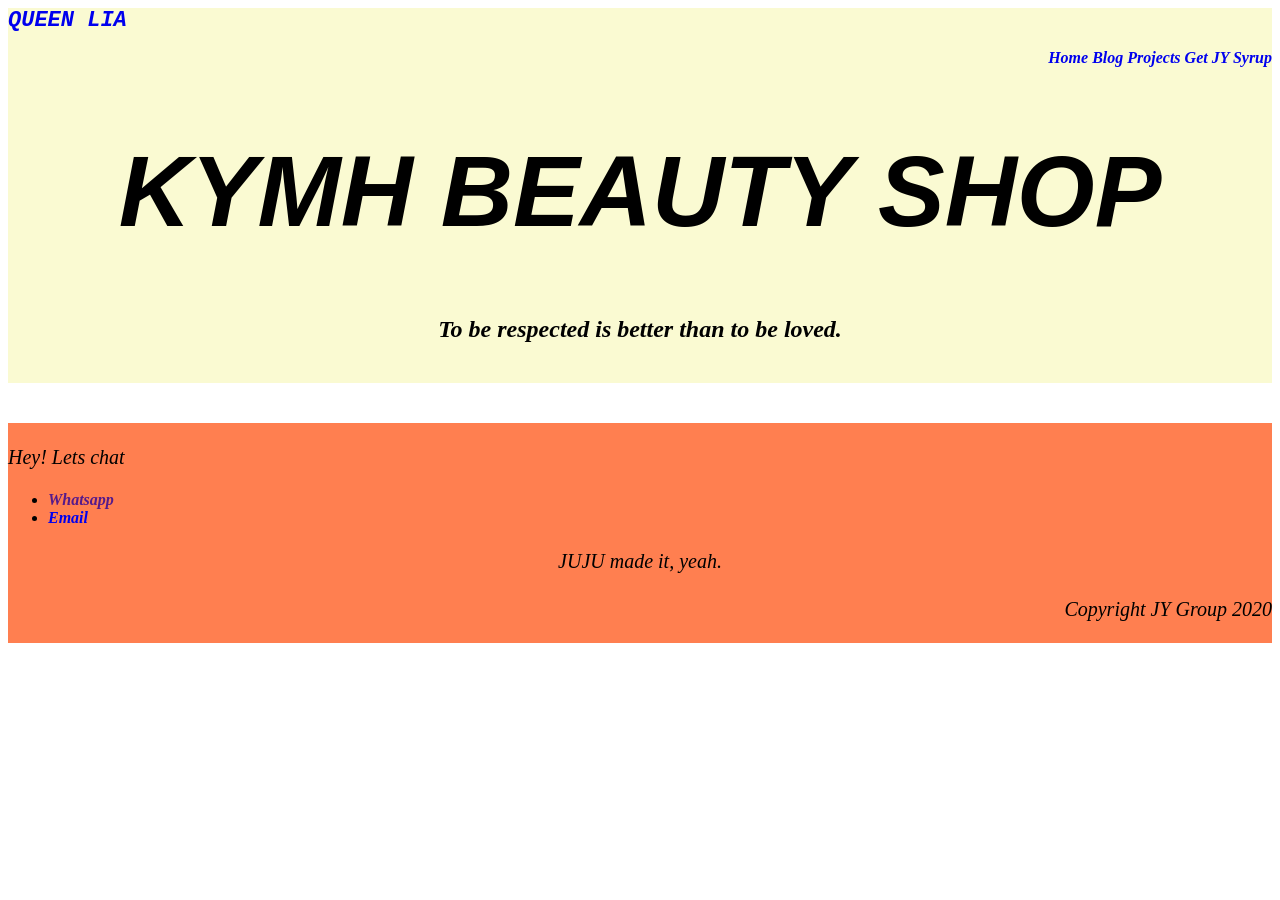
<file: kymh/index.html>
<!doctype html>

<html lang="en">

<head>
  <meta charset="utf-8">
  <meta name="viewport" content="width=device-width, initial-scale=1.0" />
  <link rel="stylesheet" href="../css/blogstyle.css" />
  <title>KYMH Beauty shop</title>
</head>

<body>
  <header>
    <nav>
      <a href="../index.html">QUEEN LIA</a>
    </nav>
    <ul class="trial">
        <a href="../index.html">Home</a>
        <a href="../blog/index.html">Blog</a>
        <a href="../projects/index.html">Projects</a>
        <a href="../getjy/index.html">Get JY Syrup</a>
        </ul>
    <h1>KYMH beauty shop</h1>
<h5>To be respected is better than to be loved.</h5>
  </header>

  <main>


  </main>
  <aside>
   
      
  </aside>
  <footer>
    <p>Hey! Lets chat</p>
    <ul>
      <li><a href="">Whatsapp</a></li>
      <li><a href="mailto:durinelle16.jl@gmail.com">Email</a></li>
    </ul>
    <p class="juju">JUJU made it, yeah.</p>
    <p class="copy">Copyright JY Group 2020</p>
  </footer>
</body>

</html>
</file>
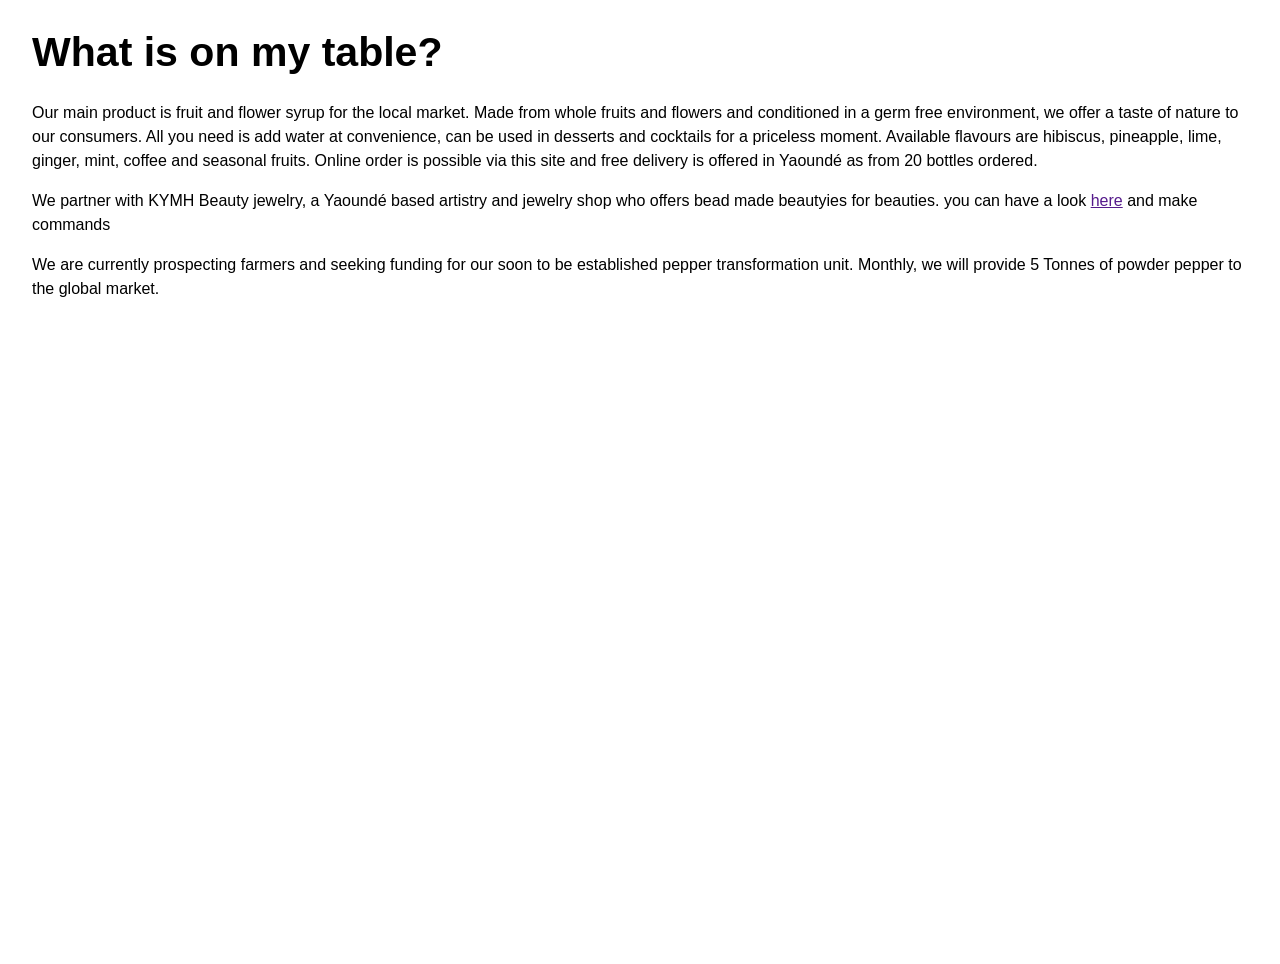
<file: now/index.html>
<!doctype html>

<html lang="en">

  <head>
    <meta charset="utf-8">
    <meta name="viewport" content="width=device-width, initial-scale=1.0" />
    <link rel="stylesheet" href="../css/styles.css">
    <title>Doing Now</title>
  </head>

  <body>
    <header>
      <h1>What is on my table?</h1>
    </header>
    <main>
     
        <p>Our main product is fruit and flower syrup for the local market. 
          Made from whole fruits and flowers and conditioned in a germ free 
          environment, we offer a taste of nature to our consumers. 
          All you need is add water at convenience, can be used in desserts 
          and cocktails for a priceless moment. Available flavours are hibiscus, 
          pineapple, lime, ginger, mint, coffee and seasonal fruits. 
          Online order is possible via this site and free delivery 
          is offered in Yaoundé as from 20 bottles ordered.</p>
          
        <p>We partner with KYMH Beauty jewelry, a Yaoundé based artistry 
          and jewelry shop who offers bead made beautyies for beauties.
          you can have a look <a href="">here</a> and make commands
        </p>
  
        <p>We are currently prospecting farmers and seeking 
          funding for our soon to be established pepper 
          transformation unit. Monthly, we will provide 5 
          Tonnes of powder pepper to the global market.</p>
    </main>

    <footer>

    </footer>
  </body>

</html>
</file>
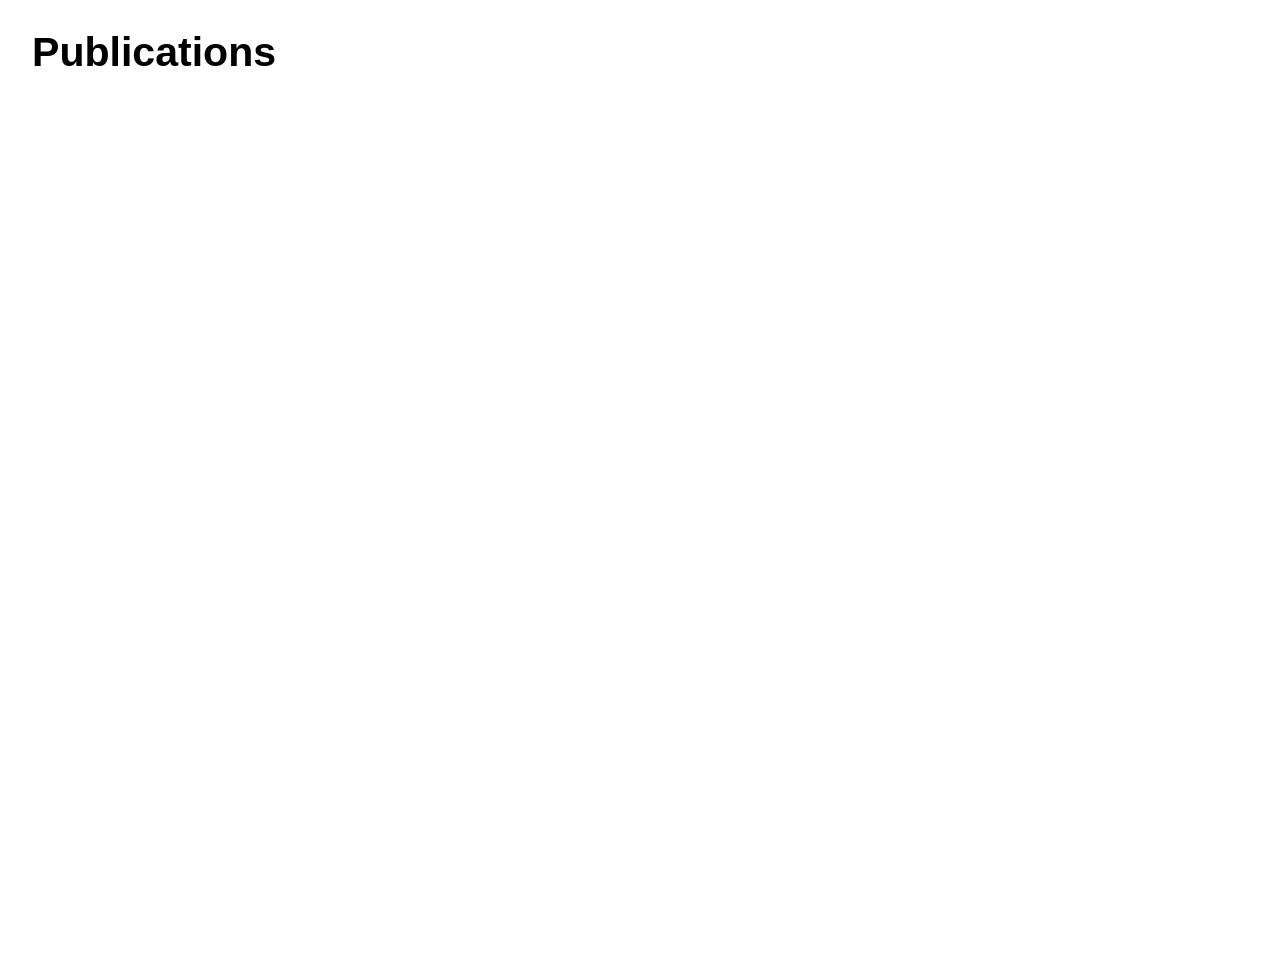
<file: publications/index.html>
<!doctype html>

<html lang="en">

  <head>
    <meta charset="utf-8">
    <meta name="viewport" content="width=device-width, initial-scale=1.0" />
    <link rel="stylesheet" href="../css/styles.css">
    <title>Publications | Yaoundé Web Design Workshop</title>
  </head>

  <body>
    <header>
      <h1>Publications</h1>
    </header>
    <main>
     
      

    </main>

    <footer>

    </footer>
  </body>

</html>
</file>
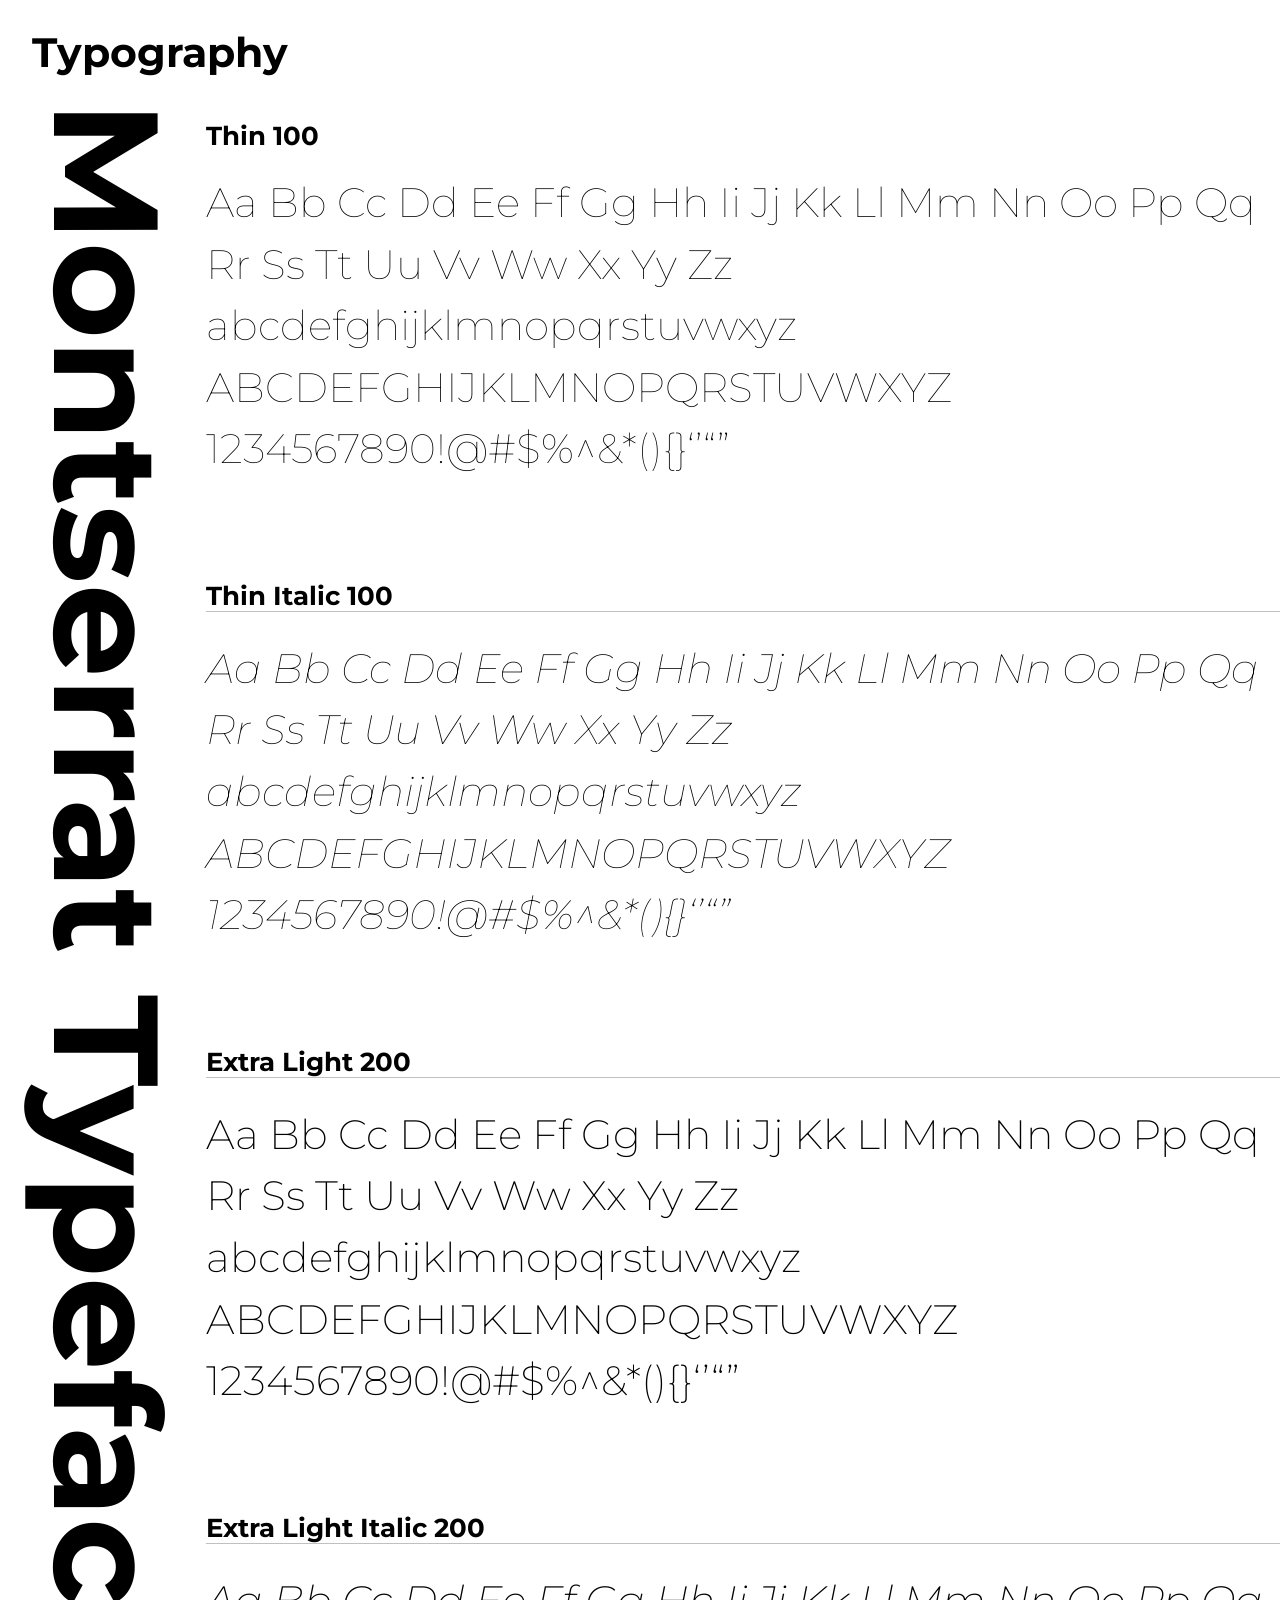
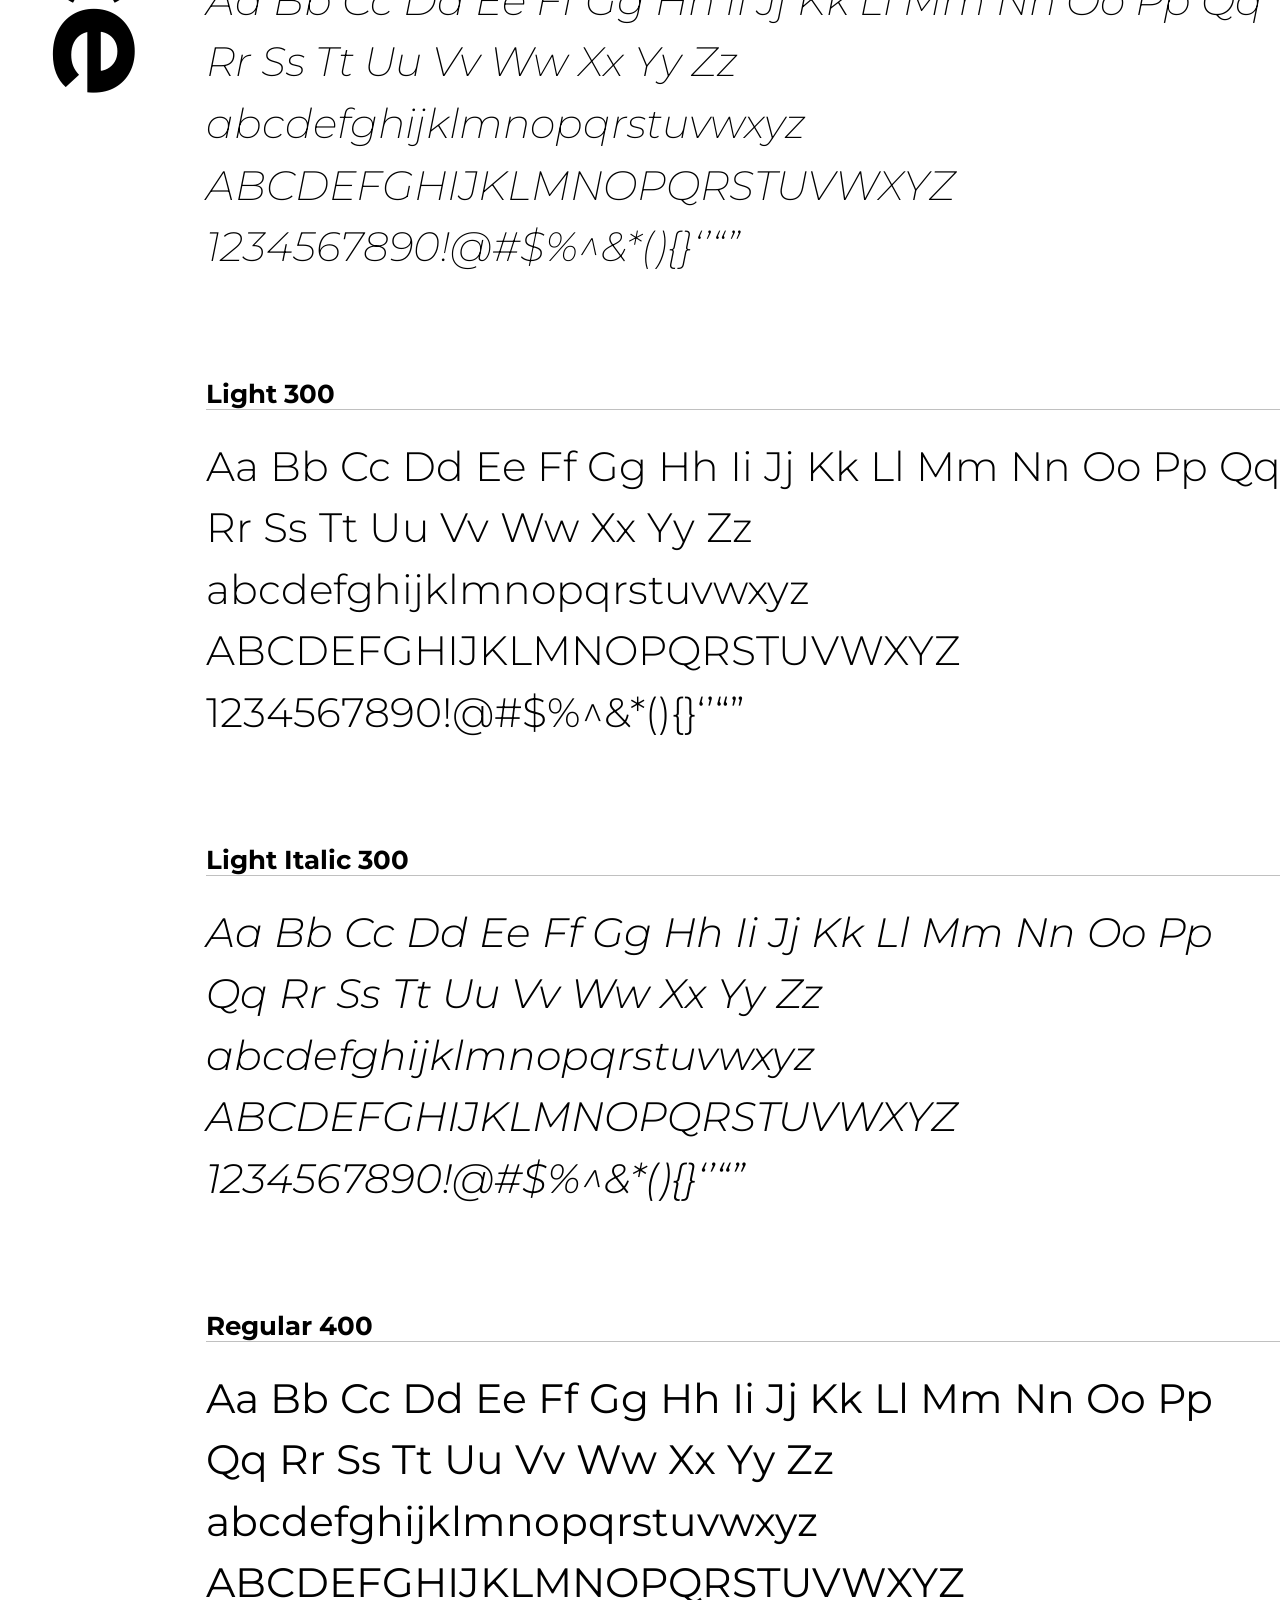
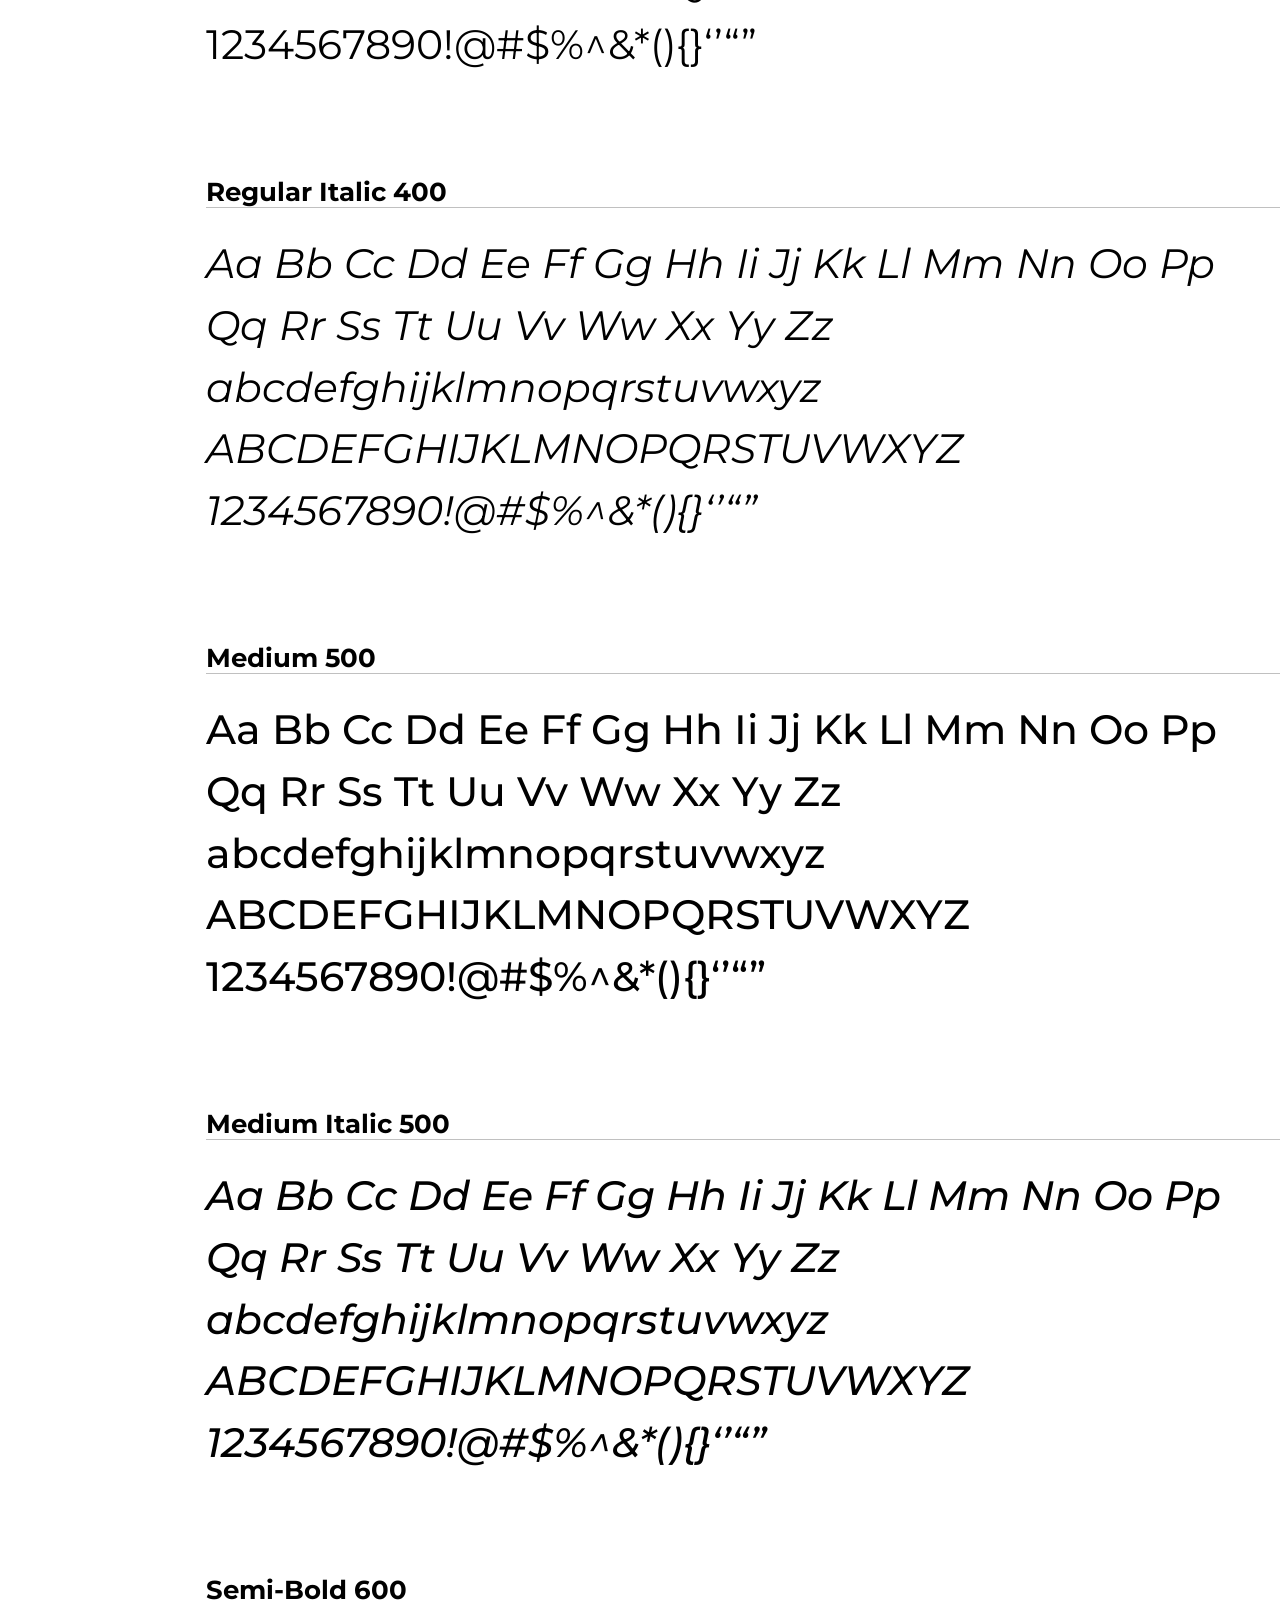
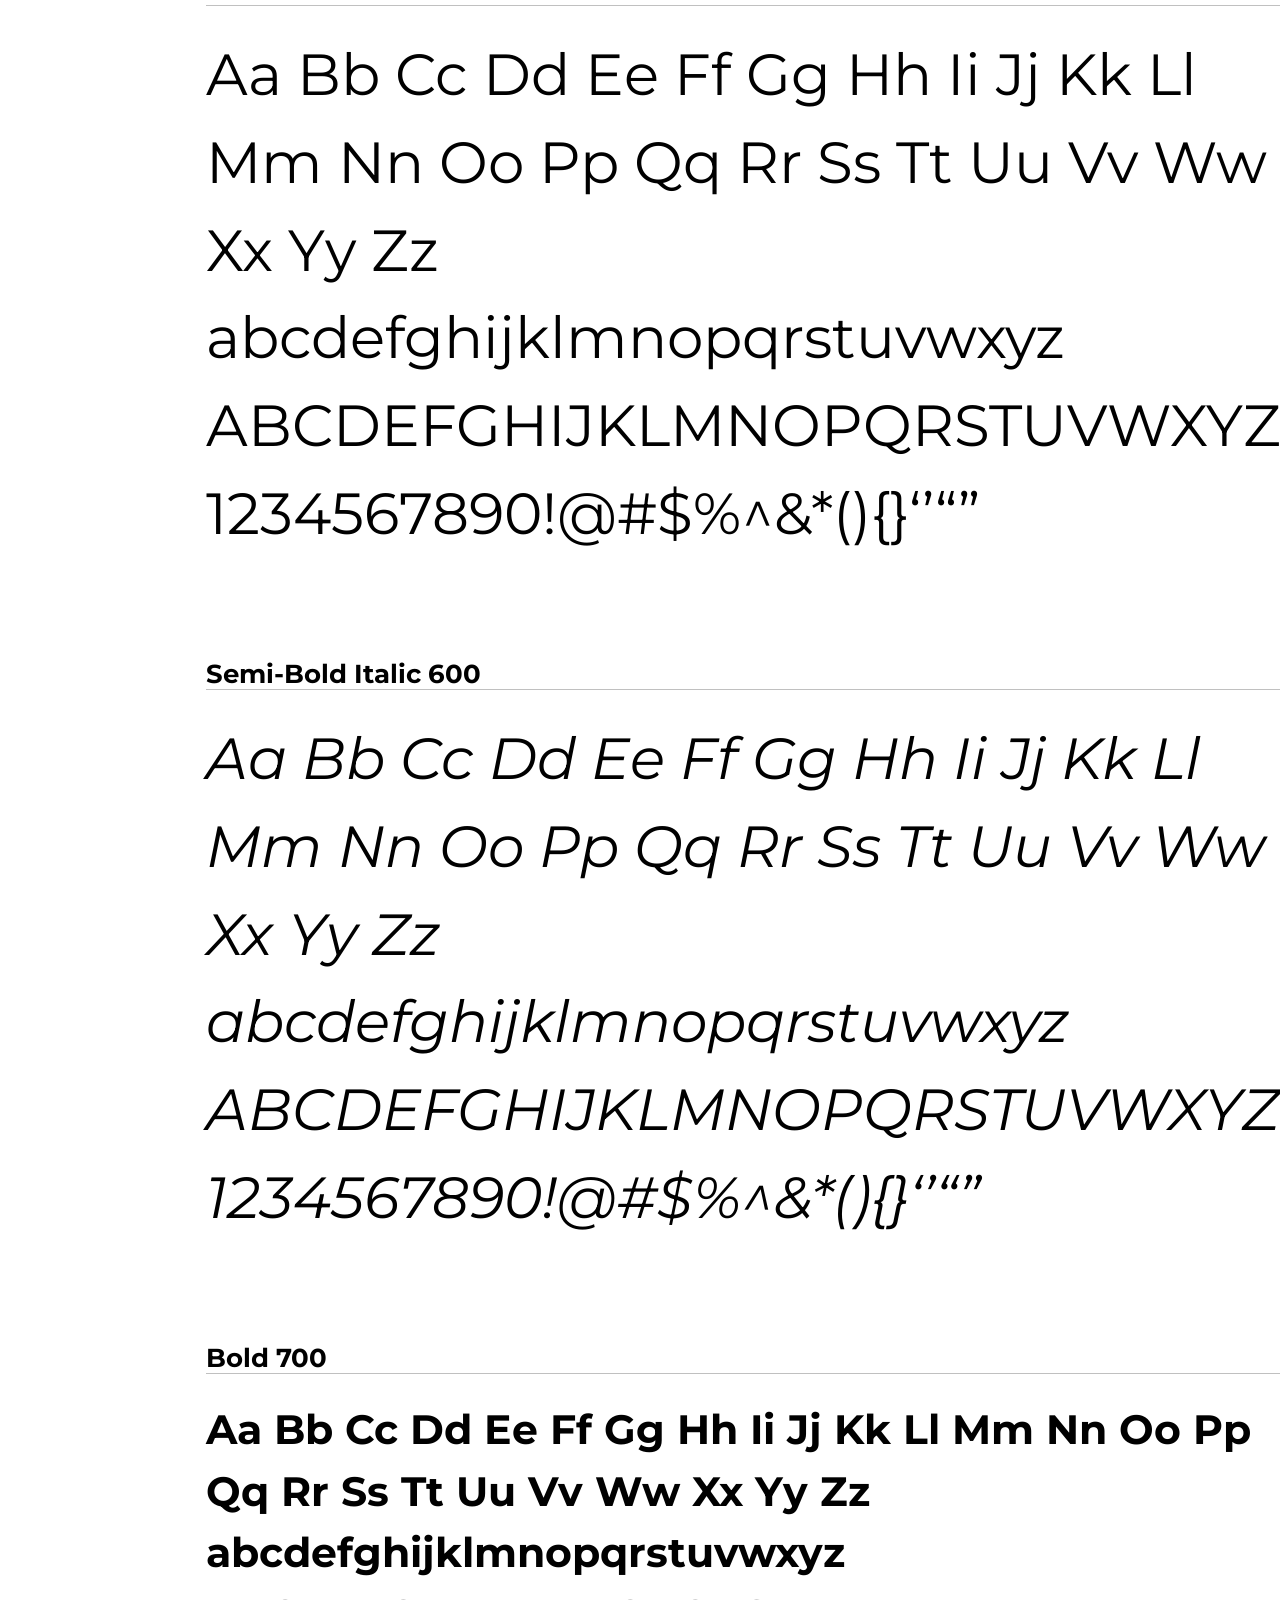
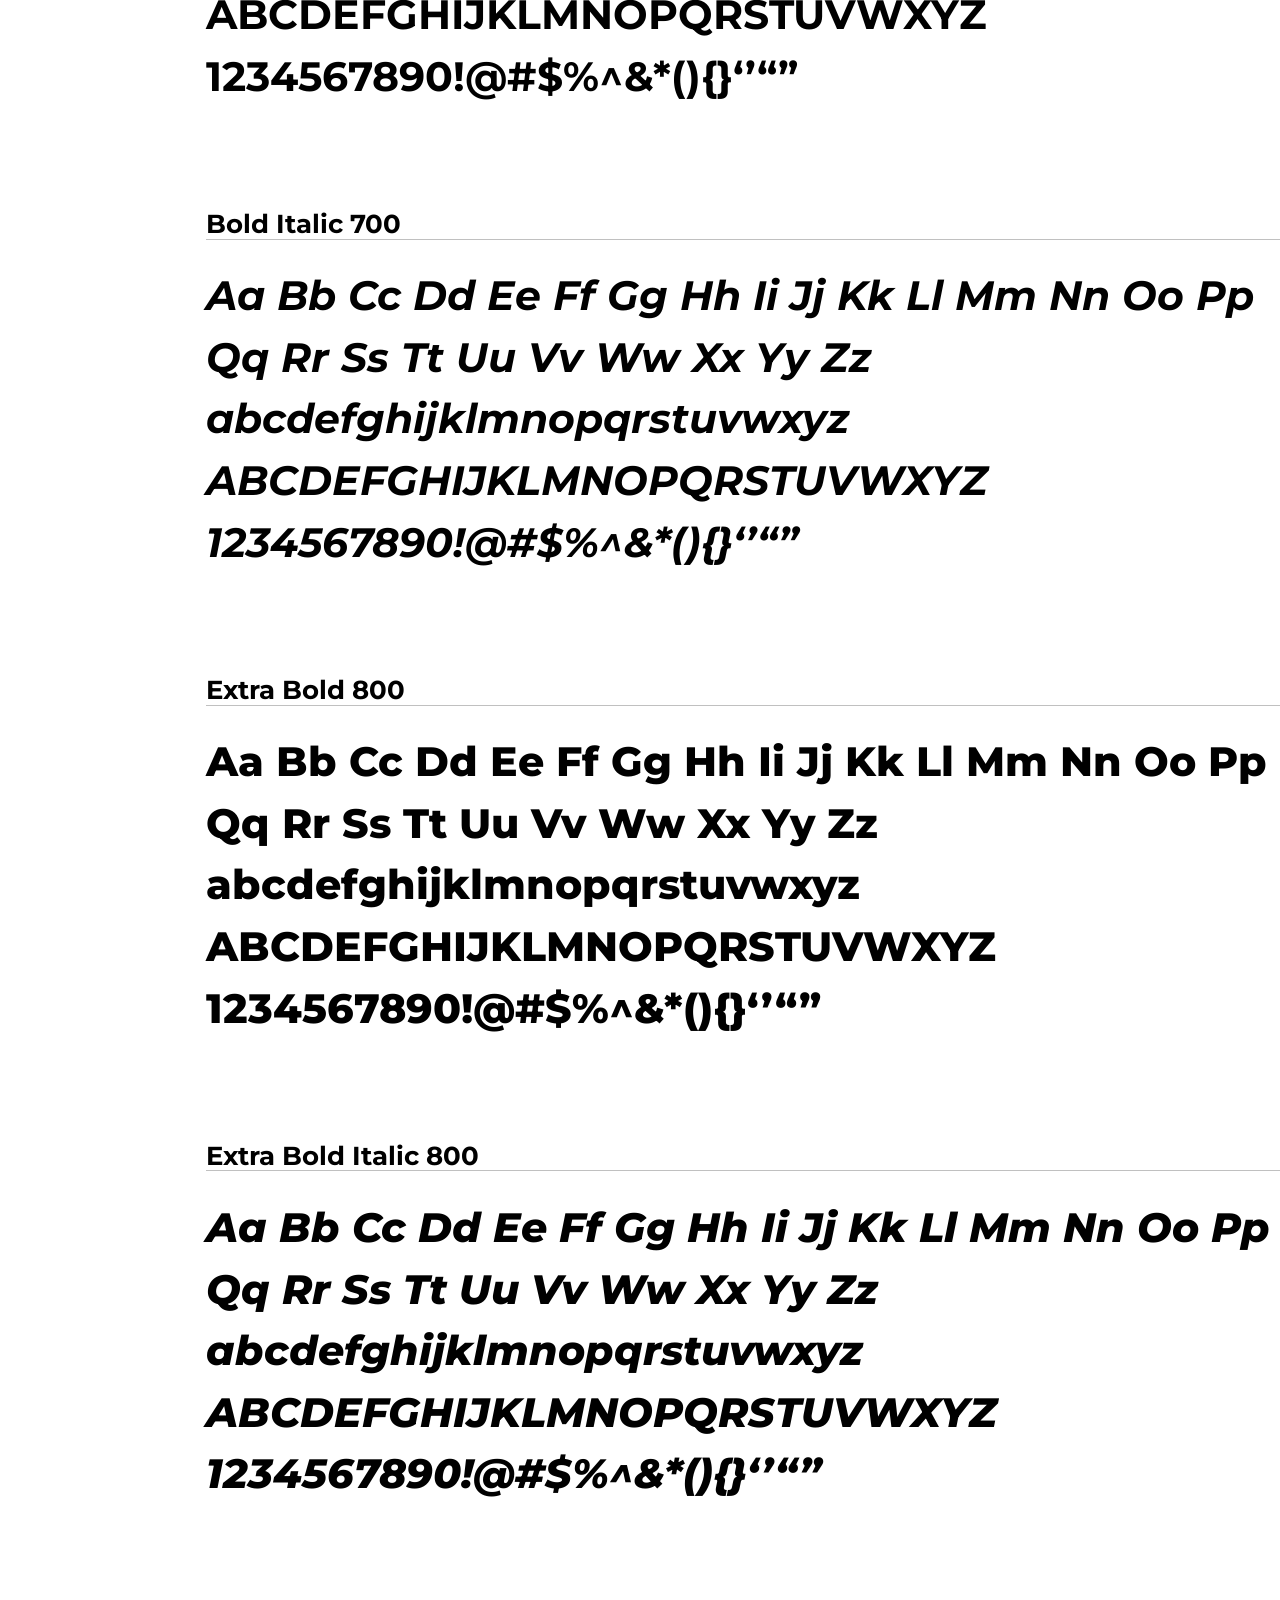
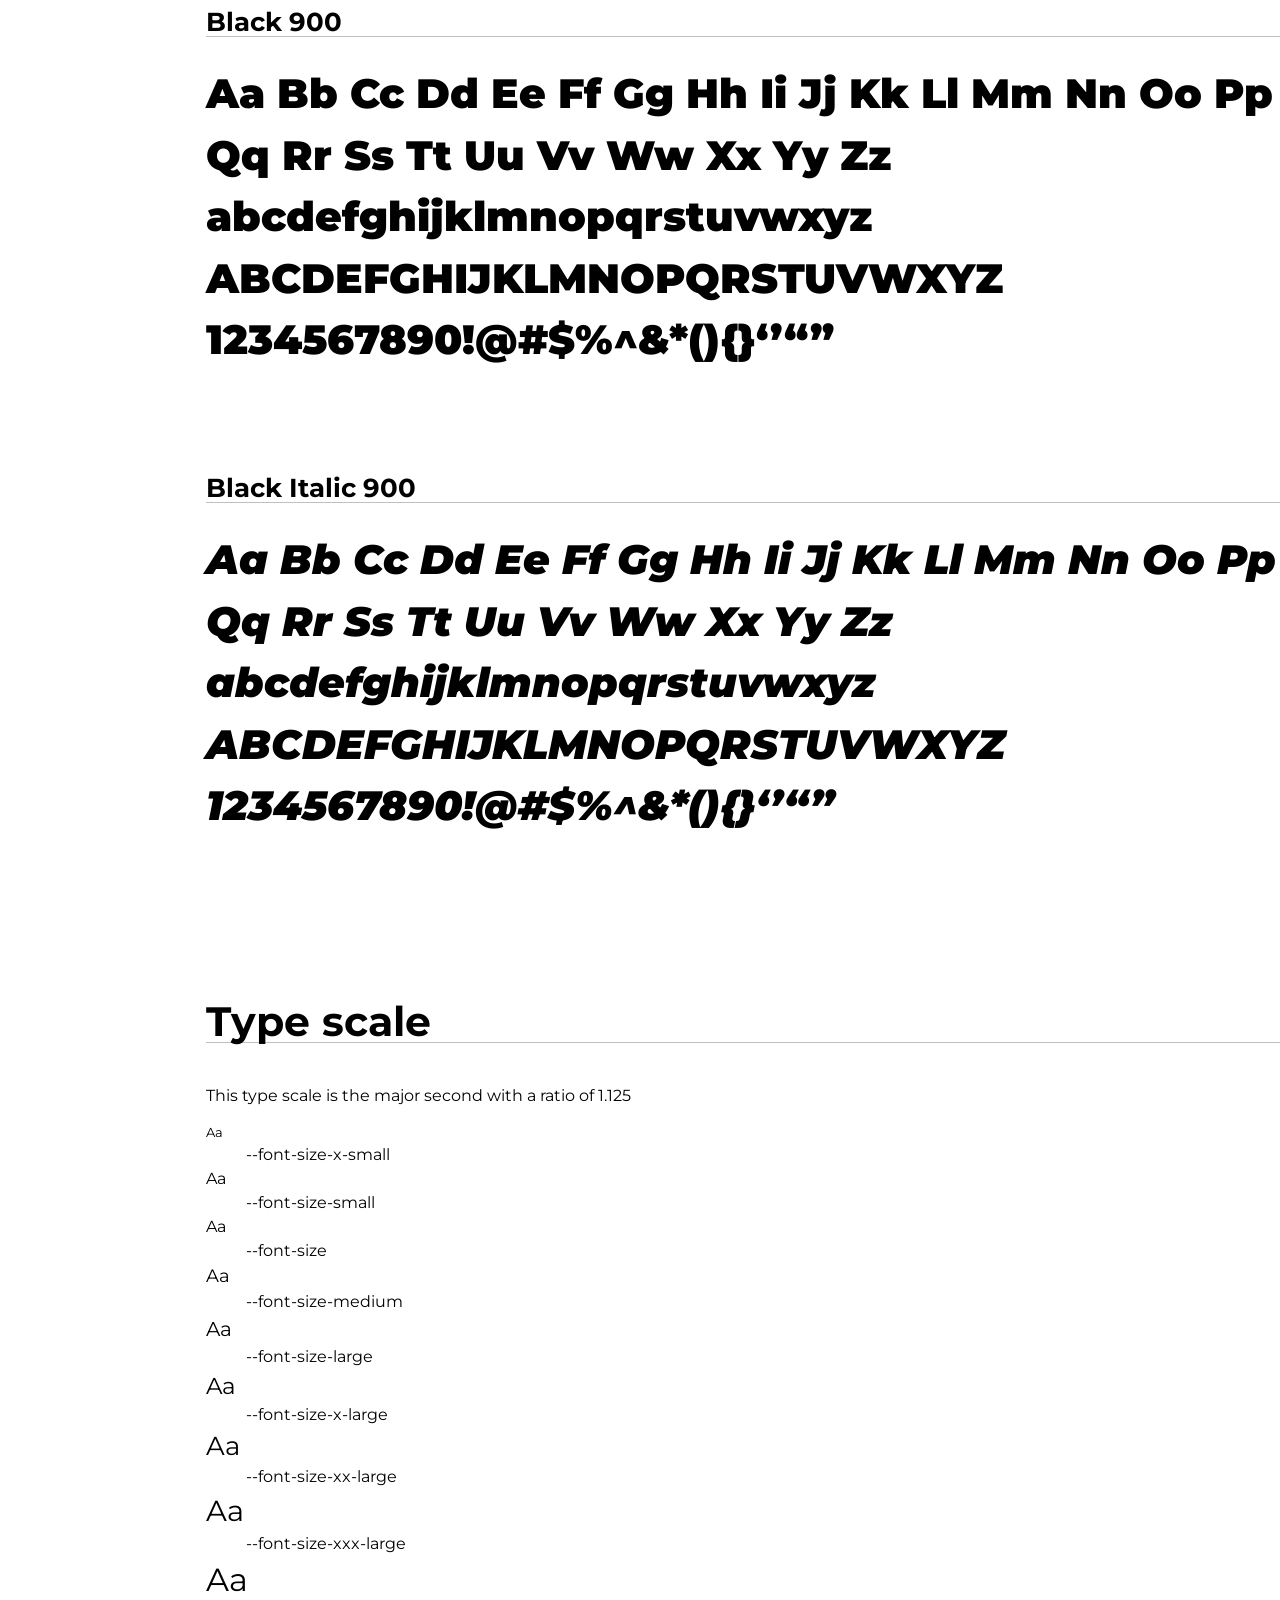
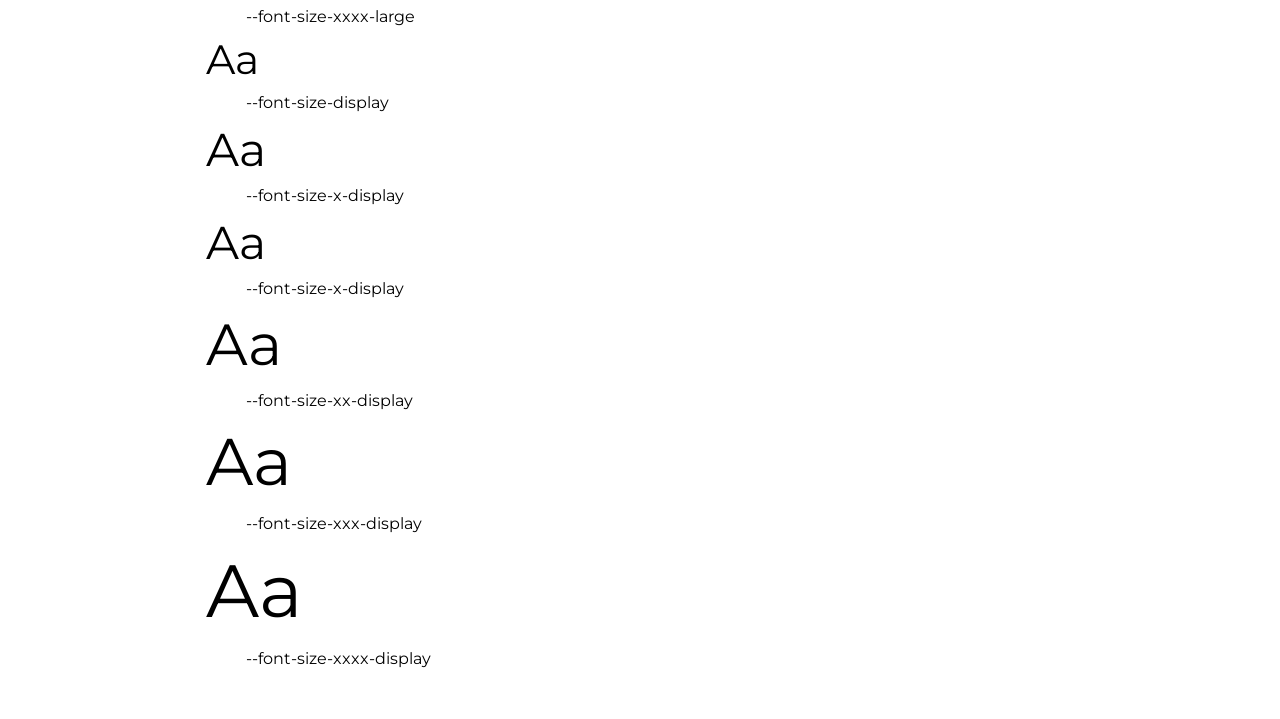
<file: typography/index.html>
<!DOCTYPE html>
<html lang="en">

  <head>
    <title>Typography</title>
    <meta charset="utf-8" />
    <meta name="viewport" content="width=device-width, initial-scale=1.0" />
    <meta name="format-detection" content="telephone=no" />
    <link rel="stylesheet" href="../css/styles.css" />
    
    <style>
      @import url('https://fonts.googleapis.com/css?family=Montserrat:100,100i,200,200i,300,300i,400,400i,500,500i,600,600i,700,700i,800,800i,900,900i&display=swap');

      :root {
        --font-family: 'Montserrat', sans-serif;
      }

      main {
        display: grid;
        column-gap: 2vw;
        grid-template-columns: 2fr 4fr;
        grid-template-areas:
          "type-face ."
          "type-face type-sheet"
          "type-face type-scale";
      }


      .type-face {
        grid-area: type-face;
      
      }

      .type-face h1 {
        font-size: calc(2 * var(--font-size-xxxx-display));
        writing-mode: vertical-rl;
        text-orientation: sideways;
        line-height: 1;
        margin: 0;
        padding: 0;
       
      }

      .type-sheet {
        grid-area: type-sheet;
        font-size: var(--font-size-xx-display);
        overflow-wrap: break-word;
      }

      .type-scale {
        grid-area: type-scale;
      }

      

      h2 ~ h2,
      .type-scale h1 {
        margin: 4em 0 1em 0;
        border-bottom: 1px solid silver;
      }


      ::selection {
        background-color: hotpink;
      }

      .display {
        font-size: var(--font-size-xx-display);
      }

      .thin {
        font-size: var(--font-size-display);
        font-weight: var(--font-weight-thin);
      }

      .extra-light {
        font-size: var(--font-size-display);
        font-weight: var(--font-weight-extra-light);
      }

      .light {
        font-size: var(--font-size-display);
        font-weight: var(--font-weight-light);
      }

      .regular {
        font-size: var(--font-size-display);
        font-weight: var(--font-weight);
      }

      .medium {
        font-size: var(--font-size-display);
        font-weight: var(--font-weight-medium);
      }

      .bold {
        font-size: var(--font-size-display);
        font-weight: var(--font-weight-bold);
      }

      .extra-bold {
        font-size: var(--font-size-display);
        font-weight: var(--font-weight-extra-bold);
      }

      .black {
        font-size: var(--font-size-display);
        font-weight: var(--font-weight-black);
      }

      .italic {
        font-style: italic;
      }

    </style>
  </head>

  <body>
    <header>
      <h1>Typography</h1>
    </header>

    <nav>

    </nav>

    <main>
      <header class="type-face">
        <h1>Montserrat Typeface</h2>
      </header>

      <div class="type-sheet">
        <h2>Thin 100</h2>
        <div class="thin display" contenteditable="true">Aa Bb Cc Dd Ee Ff Gg Hh
          Ii Jj Kk Ll Mm Nn Oo Pp Qq Rr Ss Tt Uu Vv Ww Xx Yy Zz</div>
        <div class="thin" contenteditable="true">abcdefghijklmnopqrstuvwxyz
        </div>
        <div class="thin" contenteditable="true">ABCDEFGHIJKLMNOPQRSTUVWXYZ
        </div>
        <div class="thin" contenteditable="true">1234567890!@#$%^&*(){}‘’“”
        </div>

        <h2>Thin Italic 100</h2>
        <div class="thin italic display" contenteditable="true">Aa Bb Cc Dd Ee
          Ff Gg Hh Ii Jj Kk Ll Mm Nn Oo Pp Qq Rr Ss Tt Uu Vv Ww Xx Yy Zz</div>
        <div class="thin italic" contenteditable="true">
          abcdefghijklmnopqrstuvwxyz</div>
        <div class="thin italic" contenteditable="true">
          ABCDEFGHIJKLMNOPQRSTUVWXYZ</div>
        <div class="thin italic" contenteditable="true">
          1234567890!@#$%^&*(){}‘’“”</div>

        <h2>Extra Light 200</h2>
        <div class="extra-light display" contenteditable="true">Aa Bb Cc Dd Ee
          Ff Gg Hh Ii Jj Kk Ll Mm Nn Oo Pp Qq Rr Ss Tt Uu Vv Ww Xx Yy Zz</div>
        <div class="extra-light" contenteditable="true">
          abcdefghijklmnopqrstuvwxyz</div>
        <div class="extra-light" contenteditable="true">
          ABCDEFGHIJKLMNOPQRSTUVWXYZ</div>
        <div class="extra-light" contenteditable="true">
          1234567890!@#$%^&*(){}‘’“”</div>

        <h2>Extra Light Italic 200</h2>
        <div class="extra-light italic display" contenteditable="true">Aa Bb Cc
          Dd Ee Ff Gg Hh Ii Jj Kk Ll Mm Nn Oo Pp Qq Rr Ss Tt Uu Vv Ww Xx Yy Zz
        </div>
        <div class="extra-light italic" contenteditable="true">
          abcdefghijklmnopqrstuvwxyz</div>
        <div class="extra-light italic" contenteditable="true">
          ABCDEFGHIJKLMNOPQRSTUVWXYZ</div>
        <div class="extra-light italic" contenteditable="true">
          1234567890!@#$%^&*(){}‘’“”</div>

        <h2>Light 300</h2>
        <div class="light display" contenteditable="true">Aa Bb Cc Dd Ee Ff Gg
          Hh Ii Jj Kk Ll Mm Nn Oo Pp Qq Rr Ss Tt Uu Vv Ww Xx Yy Zz</div>
        <div class="light" contenteditable="true">abcdefghijklmnopqrstuvwxyz
        </div>
        <div class="light" contenteditable="true">ABCDEFGHIJKLMNOPQRSTUVWXYZ
        </div>
        <div class="light" contenteditable="true">1234567890!@#$%^&*(){}‘’“”
        </div>
        <h2>Light Italic 300</h2>
        <div class="light italic display" contenteditable="true">Aa Bb Cc Dd Ee
          Ff Gg Hh Ii Jj Kk Ll Mm Nn Oo Pp Qq Rr Ss Tt Uu Vv Ww Xx Yy Zz</div>
        <div class="light italic" contenteditable="true">
          abcdefghijklmnopqrstuvwxyz</div>
        <div class="light italic" contenteditable="true">
          ABCDEFGHIJKLMNOPQRSTUVWXYZ</div>
        <div class="light italic" contenteditable="true">
          1234567890!@#$%^&*(){}‘’“”</div>
        <h2>Regular 400</h2>
        <div class="regular display" contenteditable="true">Aa Bb Cc Dd Ee Ff Gg
          Hh Ii Jj Kk Ll Mm Nn Oo Pp Qq Rr Ss Tt Uu Vv Ww Xx Yy Zz</div>
        <div class="regular" contenteditable="true">abcdefghijklmnopqrstuvwxyz
        </div>
        <div class="regular" contenteditable="true">ABCDEFGHIJKLMNOPQRSTUVWXYZ
        </div>
        <div class="regular" contenteditable="true">1234567890!@#$%^&*(){}‘’“”
        </div>
        <h2>Regular Italic 400</h2>
        <div class="regular italic display" contenteditable="true">Aa Bb Cc Dd
          Ee Ff Gg Hh Ii Jj Kk Ll Mm Nn Oo Pp Qq Rr Ss Tt Uu Vv Ww Xx Yy Zz
        </div>
        <div class="regular italic" contenteditable="true">
          abcdefghijklmnopqrstuvwxyz</div>
        <div class="regular italic" contenteditable="true">
          ABCDEFGHIJKLMNOPQRSTUVWXYZ</div>
        <div class="regular italic" contenteditable="true">
          1234567890!@#$%^&*(){}‘’“”</div>

        <h2>Medium 500</h2>
        <div class="medium display" contenteditable="true">Aa Bb Cc Dd Ee Ff Gg
          Hh Ii Jj Kk Ll Mm Nn Oo Pp Qq Rr Ss Tt Uu Vv Ww Xx Yy Zz</div>
        <div class="medium" contenteditable="true">abcdefghijklmnopqrstuvwxyz
        </div>
        <div class="medium" contenteditable="true">ABCDEFGHIJKLMNOPQRSTUVWXYZ
        </div>
        <div class="medium" contenteditable="true">1234567890!@#$%^&*(){}‘’“”
        </div>
        <h2>Medium Italic 500</h2>
        <div class="medium italic display" contenteditable="true">Aa Bb Cc Dd Ee
          Ff Gg Hh Ii Jj Kk Ll Mm Nn Oo Pp Qq Rr Ss Tt Uu Vv Ww Xx Yy Zz</div>
        <div class="medium italic" contenteditable="true">
          abcdefghijklmnopqrstuvwxyz</div>
        <div class="medium italic" contenteditable="true">
          ABCDEFGHIJKLMNOPQRSTUVWXYZ</div>
        <div class="medium italic" contenteditable="true">
          1234567890!@#$%^&*(){}‘’“”</div>

        <h2>Semi-Bold 600</h2>
        <div class="semi-bold display" contenteditable="true">Aa Bb Cc Dd Ee Ff
          Gg Hh Ii Jj Kk Ll Mm Nn Oo Pp Qq Rr Ss Tt Uu Vv Ww Xx Yy Zz</div>
        <div class="semi-bold" contenteditable="true">abcdefghijklmnopqrstuvwxyz
        </div>
        <div class="semi-bold" contenteditable="true">ABCDEFGHIJKLMNOPQRSTUVWXYZ
        </div>
        <div class="semi-bold" contenteditable="true">1234567890!@#$%^&*(){}‘’“”
        </div>
        <h2>Semi-Bold Italic 600</h2>
        <div class="semi-bold italic display" contenteditable="true">Aa Bb Cc Dd
          Ee Ff Gg Hh Ii Jj Kk Ll Mm Nn Oo Pp Qq Rr Ss Tt Uu Vv Ww Xx Yy Zz
        </div>
        <div class="semi-bold italic" contenteditable="true">
          abcdefghijklmnopqrstuvwxyz</div>
        <div class="semi-bold italic" contenteditable="true">
          ABCDEFGHIJKLMNOPQRSTUVWXYZ</div>
        <div class="semi-bold italic" contenteditable="true">
          1234567890!@#$%^&*(){}‘’“”</div>

        <h2>Bold 700</h2>
        <div class="bold display" contenteditable="true">Aa Bb Cc Dd Ee Ff Gg Hh
          Ii Jj Kk Ll Mm Nn Oo Pp Qq Rr Ss Tt Uu Vv Ww Xx Yy Zz</div>
        <div class="bold" contenteditable="true">abcdefghijklmnopqrstuvwxyz
        </div>
        <div class="bold" contenteditable="true">ABCDEFGHIJKLMNOPQRSTUVWXYZ
        </div>
        <div class="bold" contenteditable="true">1234567890!@#$%^&*(){}‘’“”
        </div>
        <h2>Bold Italic 700</h2>
        <div class="bold italic display" contenteditable="true">Aa Bb Cc Dd Ee
          Ff Gg Hh Ii Jj Kk Ll Mm Nn Oo Pp Qq Rr Ss Tt Uu Vv Ww Xx Yy Zz</div>
        <div class="bold italic" contenteditable="true">
          abcdefghijklmnopqrstuvwxyz</div>
        <div class="bold italic" contenteditable="true">
          ABCDEFGHIJKLMNOPQRSTUVWXYZ</div>
        <div class="bold italic" contenteditable="true">
          1234567890!@#$%^&*(){}‘’“”</div>

        <h2>Extra Bold 800</h2>
        <div class="extra-bold display" contenteditable="true">Aa Bb Cc Dd Ee Ff
          Gg Hh Ii Jj Kk Ll Mm Nn Oo Pp Qq Rr Ss Tt Uu Vv Ww Xx Yy Zz</div>
        <div class="extra-bold" contenteditable="true">
          abcdefghijklmnopqrstuvwxyz</div>
        <div class="extra-bold" contenteditable="true">
          ABCDEFGHIJKLMNOPQRSTUVWXYZ</div>
        <div class="extra-bold" contenteditable="true">
          1234567890!@#$%^&*(){}‘’“”</div>
        <h2>Extra Bold Italic 800</h2>
        <div class="extra-bold italic display" contenteditable="true">Aa Bb Cc
          Dd Ee Ff Gg Hh Ii Jj Kk Ll Mm Nn Oo Pp Qq Rr Ss Tt Uu Vv Ww Xx Yy Zz
        </div>
        <div class="extra-bold italic" contenteditable="true">
          abcdefghijklmnopqrstuvwxyz</div>
        <div class="extra-bold italic" contenteditable="true">
          ABCDEFGHIJKLMNOPQRSTUVWXYZ</div>
        <div class="extra-bold italic" contenteditable="true">
          1234567890!@#$%^&*(){}‘’“”</div>
        <h2>Black 900</h2>
        <div class="black display" contenteditable="true">Aa Bb Cc Dd Ee Ff Gg
          Hh Ii Jj Kk Ll Mm Nn Oo Pp Qq Rr Ss Tt Uu Vv Ww Xx Yy Zz</div>
        <div class="black" contenteditable="true">abcdefghijklmnopqrstuvwxyz
        </div>
        <div class="black" contenteditable="true">ABCDEFGHIJKLMNOPQRSTUVWXYZ
        </div>
        <div class="black" contenteditable="true">1234567890!@#$%^&*(){}‘’“”
        </div>
        <h2>Black Italic 900</h2>
        <div class="black italic display" contenteditable="true">Aa Bb Cc Dd Ee
          Ff Gg Hh Ii Jj Kk Ll Mm Nn Oo Pp Qq Rr Ss Tt Uu Vv Ww Xx Yy Zz</div>

        <div class="black italic" contenteditable="true">
          abcdefghijklmnopqrstuvwxyz</div>
        <div class="black italic" contenteditable="true">
          ABCDEFGHIJKLMNOPQRSTUVWXYZ</div>
        <div class="black italic" contenteditable="true">
          1234567890!@#$%^&*(){}‘’“”</div>

      </div>

      <div class="type-scale">
        <h1>Type scale</h1>
        <p>This type scale is the major second with a ratio of 1.125</p>

        <dl>
          <dt style="font-size: var(--font-size-x-small);">Aa</dt>
          <dd>--font-size-x-small</dd>

          <dt style="font-size: var(-font-size-small);">Aa</dt>
          <dd>--font-size-small</dd>

          <dt style="font-size: var(--font-size);">Aa</dt>
          <dd>--font-size</dd>

          <dt style="font-size: var(--font-size-medium);">Aa</dt>
          <dd>--font-size-medium</dd>

          <dt style="font-size: var(--font-size-large);">Aa</dt>
          <dd>--font-size-large</dd>

          <dt style="font-size: var(--font-size-x-large);">Aa</dt>
          <dd>--font-size-x-large</dd>

          <dt style="font-size: var(--font-size-xx-large);">Aa</dt>
          <dd>--font-size-xx-large</dd>

          <dt style="font-size: var(--font-size-xxx-large);">Aa</dt>
          <dd>--font-size-xxx-large</dd>

          <dt style="font-size: var(--font-size-xxxx-large);">Aa</dt>
          <dd>--font-size-xxxx-large</dd>

          <dt style="font-size: var(--font-size-display);">Aa</dt>
          <dd>--font-size-display</dd>

          <dt style="font-size: var(--font-size-x-display);">Aa</dt>
          <dd>--font-size-x-display</dd>

          <dt style="font-size: var(--font-size-x-display);">Aa</dt>
          <dd>--font-size-x-display</dd>

          <dt style="font-size: var(--font-size-xx-display);">Aa</dt>
          <dd>--font-size-xx-display</dd>

          <dt style="font-size: var(--font-size-xxx-display);">Aa</dt>
          <dd>--font-size-xxx-display</dd>

          <dt style="font-size: var(--font-size-xxxx-display);">Aa</dt>
          <dd>--font-size-xxxx-display</dd>
        </dl>
      </div>

    </main>

    <aside>

    </aside>
    <footer>

    </footer>
  </body>

</html>
</file>
<file: css/styles.css>
:root {
  --color-blue: #00a6e3;
  --color-lilac: #e8e8e8;
  --color-electric-blue: #0096db;
  --color-concord: #7d7d7d;
  --color-tangerine: #ffd100;
  --color-dark-pastel-green: #00bd30;
  --color-reno-sand: #a6660f;
  --color-golden-yellow: #ffde00;
  --color-black: #000;
  --color-black-90: #1a1a1a;
  --color-black-80: #333;
  --color-black-70: #4d4d4d;
  --color-black-60: #666;
  --color-black-50: #808080;
  --color-black-40: #999;
  --color-black-30: #b3b3b3;
  --color-black-20: #ccc;
  --color-black-10: #e6e6e6;
  --color-white: #fff;
  --color-tropical-rain-forest: #007a5e;
  --color-lava: #ce1126;
  --color-candlelight: #fcd116;
  --color-cadmium-red: #de001a;
  --color-punga: #533910;
  --color-chilean-fire: #fd7600;
  --color-fern: #5a7f00;
  --color-apple-green: #83b500;
  --color-utah-crimson: #cd0047;
  --color-mine-shaft: #333333;
  --color-celeste: #b8f7ff;
  --color-denim: #3066b3;
  --color-navy: #000570;
  --color-porsche: #e09e57;
  --color-cinnamon: #754000;
  --color-turtle-green: #2b4000;
  --color-hooker-green: #477369;
  --color-chelsea-cucumber: #8fb054;
  --color-marzipan: #f5db99;
  --color-gin-fizz: #f7edc9;
  --color-verdun-green: #404a00;
  --color-buttered-rum: #997d00;
  --color-hot-toddy: #b37500;
  --color-burnt-maroon: #450503;
  --color-red-beech: #7d2e00;
  --color-burnt-orange: #cc5203;
  --color-crayon-orange: #ff6926;
  --color-my-sin: #ffa84d;
  --color-dandelion: #ffd95e;
  --color-kournikova: #ffe870;
  --color-karry: #ffebd4;
  --color-yourpink: #ffc4b8;
  --color-brandy-rose: #b89187;
  --color-hot-pink: #ff70bd;
  --color-fuchsia: #c95ebd;
  --color-finn: #5e2b57;
  --color-cocoa-brown: #2b171f;
  --color-cerulean: #009ede;
  --color-deep-sky-blue: #00d1ff;
  --color-pattens-blue: #def7fa;
  --color-silk: #c1b3a7;
  --color-zorba: #a89d91;
  --color-saddle: #5f4d47;
  --color-celery: #b6cb5e;
  --color-dell: #496538;
  --color-muddy-waters: #ad7a52;
  --color-fawn: #e1ac6e;
  --color-sandrift: #ab8979;
  --color-celestial-blue: #4591de;
  --color-maya-blue: #6dbef7;
  --color-picton-blue: #5aa7de;
  --color-waikawa-gray: #65748e;
  --color-perfume: #beabdd;
  --color-hippie-pink: #a94358;
  --color-lavender-pink: #fdb2cd;
  --color-azalea: #fbc0c1;
  --font-family: Helvetica, Arial, sans-serif;
  --font-family-alt: "Nunito", Helvetica, Arial, sans-serif;
  --font-family-display: --font-family;
  --font-family-system: -apple-system, BlinkMacSystemFont, "helvetica neue",
    helvetica, Ubuntu, roboto, noto, segoe ui, arial, sans-serif;
  --font-family-mono: Menlo, Consolas, Monaco, "Liberation Mono",
    "Lucida Console", monospace;
  --font-weight-thin: 100;
  --font-weight-extra-light: 200;
  --font-weight-light: 300;
  --font-weight: 400;
  --font-weight-medium: 500;
  --font-weight-semi-bold: 600;
  --font-weight-bold: 700;
  --font-weight-extra-bold: 800;
  --font-weight-black: 900;
  --text-scale-ratio: 1.125;
  --font-size-xxxx-display: 4.624rem;
  --font-size-xxx-display: 4.11rem;
  --font-size-xx-display: 3.653rem;
  --font-size-x-display: 2.887rem;
  --font-size-display: 2.566rem;
  --font-size-xxxx-large: 2.027rem;
  --font-size-xxx-large: 1.802rem;
  --font-size-xx-large: 1.602rem;
  --font-size-x-large: 1.424rem;
  --font-size-large: 1.266rem;
  --font-size-medium: 1.125rem;
  --font-size: 1rem;
  --font-size-small: 0.889rem;
  --font-size-x-small: 0.79rem;
  --line-height-text: 1.5;
  --line-height-display: 1.125;
  --line-height-alt: 1.25;
  --line-height: 1;
  --border-radius-x-small: 0.25rem;
  --border-radius-small: 0.5rem;
  --border-radius-medium: 0.75rem;
  --border-radius-large: 1rem;
  --border-radius-circle: 50%;
  --border-width-hairline: 1px;
  --border-width-thin: 2px;
  --border-width-thick: 4px;
  --border: var(--border-width-hairline) solid var(--blue);
  --border-thick-gold: var(--border-width-thick) solid var(--gold);
  --max-width: 90rem;
  --min-width: 60rem;
  --spacing-x-small: 0.25rem;
  --spacing-small: 0.5rem;
  --spacing: 0.75rem;
  --spacing-medium: 1rem;
  --spacing-large: 1.5rem;
  --spacing-xx-small: 0.125rem;
  --spacing-x-large: 2rem;
  --spacing-xx-large: 3rem;
  --bp-x-small: 18.75em;
  --bp-small: 30em;
  --bp-medium: 48em;
  --bp-large: 64em;
  --bp-x-large: 75em;
  --bp-xx-large: 87.5rem;
}

*,
*::before,
*::after {
  box-sizing: border-box;
}

body {
  color: var(--black-80);
  font-family: var(--font-family);
  font-size: var(--font-size);
  line-height: var(--line-height-text);
  margin: var(--spacing-x-large);
  max-width: var(--max-width);
  min-height: 100vh;
  scroll-behavior: smooth;
  text-rendering: optimizeSpeed;
}

article > * + * {
  margin-top: 1em;
}

h1,
h2,
h3,
h4,
h5,
h6 {
  font-weight: var(--font-weight-bold);
}

h1,
.h1 {
  font-size: var(--font-size-display);
  line-height: var(--line-height);
}

h2,
.h2 {
  font-size: var(--font-size-xx-large);
  line-height: var(--line-height-display);
}

h3,
.h3 {
  font-size: var(--font-size-large);
  line-height: var(--line-height-display);
}

h4,
.h4 {
  font-size: var(--font-size-medium);
}

h5,
.h5 {
  font-size: var(--font-size);
}

h6,
.h6 {
  font-size: var(--font-size-small);
}

::-moz-selection {
  background: var(--lightest-blue);
  text-shadow: none;
}

::selection {
  background: var(--lightest-blue);
  text-shadow: none;
}

small,
.small,
.legal {
  font-size: var(--font-size-x-small);
}

code {
  font-family: var(--font-family-mono);
}

hr {
  display: block;
  height: 1px;
  border: 0;
  border-top: 1px solid var(--black-10);
  margin: 1em 0;
  padding: 0;
}

ul[class],
ol[class] {
  list-style: none;
  margin: 0;
  padding: 0;
}

figure,
figcaption {
  margin: 0;
  padding: 0;
}

img {
  max-width: 100%;
  display: block;
}

input,
button,
textarea,
select {
  font: inherit;
}

table {
  border-collapse: collapse;
  margin: var(--spacing) 0;
  table-layout: fixed;
  width: 100%;
}

th {
  border-bottom: var(--border-style-thin);
  padding: var(--spacing) 0;
}

td {
  border-bottom: var(--border-style-thin);
  padding: var(--spacing);
}

td,
th,
tr {
  vertical-align: middle;
}

@media print {
  *,
*:before,
*:after {
    background: transparent !important;
    color: #000 !important;
    box-shadow: none !important;
    text-shadow: none !important;
  }
  a,
a:visited {
    text-decoration: underline;
  }
  a[href]:after {
    content: " (" attr(href) ")";
  }
  abbr[title]:after {
    content: " (" attr(title) ")";
  }
  a[href^="#"]:after,
a[href^="javascript:"]:after {
    content: "";
  }
  pre {
    white-space: pre-wrap !important;
  }
  pre,
blockquote {
    border: 1px solid #999;
    page-break-inside: avoid;
  }
  thead {
    display: table-header-group;
  }
  tr,
img {
    page-break-inside: avoid;
  }
  p,
h2,
h3 {
    orphans: 3;
    widows: 3;
  }
  h2,
h3 {
    page-break-after: avoid;
  }
}

.standfirst,
.leadline {
  font-size: var(--font-size-large);
  line-height: var(--line-height-alt);
}
</file>
<file: css/blogstyle.css>
@import url('https://fonts.googleapis.com/css?family=Montserrat:100,100i,200,200i,300,300i,400,400i,500,500i,600,600i,700,700i,800,800i,900,900i&display=swap');

  :root {
    --font-family: 'Montserrat', sans-serif;
  }
  
      body {
        font-family: "mon";
        color: black;
        font-style: italic;
  
        display: grid;
        grid-template-columns: 1fr 3fr 4fr 1fr  ;
        gap: 20px;
        /*grid-template-rows: repeat(4, 200px);*/
        
      }
  
      header {
        grid-column-start: 1;
        grid-column-end: 6;
        background-color: lightgoldenrodyellow;
        height:;
      }
  
      footer {
        grid-column-start: 1;
        grid-column-end: 6;
        background-color: coral;
      }
  
      main {
        grid-column-start: 2;
        grid-column-end: 3;
        grid-row-start: 2;
        grid-row-end: 3;
        padding-left: 10px;
        padding-right: 10px;
      }
  
      aside {
        grid-column-start: 1;
        grid-column-end: 2;
        grid-row-start: 2;
        grid-row-end: 3;
        background-color:;
      }
  
      h1 {
        font-size: 100px;
        text-align: center;
        text-transform: uppercase;
        font-family: 'Franklin Gothic Medium', 'Arial Narrow', Arial, sans-serif;
      }
  
      h2 {
        font-style: italic;
        font-size: 3em;
      }
  
      h3 {
        font-size: 2em;
      }
  
      p {
        font-size: 1.25em;
        line-height: 1.4;
  
      }
  
      .intro {
        font-weight: Bold;
        font-size: 21px;
        padding-left: 20px;
        padding-right: 20px;
      }
  
      a {
        font-weight: bold;
        text-decoration: none;
      }
  
      nav {
        font-family: 'Courier New', Courier, monospace;
        font-weight: normal;
        font-size: 22px;
      }
  nav ul li a {
  text-align: right;
}
      a:hover {
        text-decoration: dashed;
        color: green;
      }
      .hello {
        border: solid;
        border-color: darksalmon;
        border-radius: 15%;
      }
      .job {
        text-align: center;
        font-family: 'Lucida Sans';
  
      }
  
      .copy {
        text-align: right;
      }
   .juju{
       text-align: center;
   }
small{
    color: rosybrown;
    text-align: right;
}
.trial{
 text-align: right;
}
h5{
  text-align: center;
  font-size: 1.5em;
}
.standfirst{
  grid-column-start: 3;
  grid-column-end: 4;
  grid-row-start: 2;
  grid-row-end: 3;
}
img{
  /*max-width: 150%;*/
}
.contact{
  grid-column-start: 2;
  grid-column-end: 4;
  grid-row-start: 4;
  grid-row-end: 5;
}
.work{
  grid-column-start: 2;
  grid-column-end: 3;
  grid-row-start: 3;
  grid-row-end: 4;
}
.volunteer{
  grid-column-start: 3;
  grid-column-end: 4;
  grid-row-start: 3;
  grid-row-end: 4;
}
</file>
